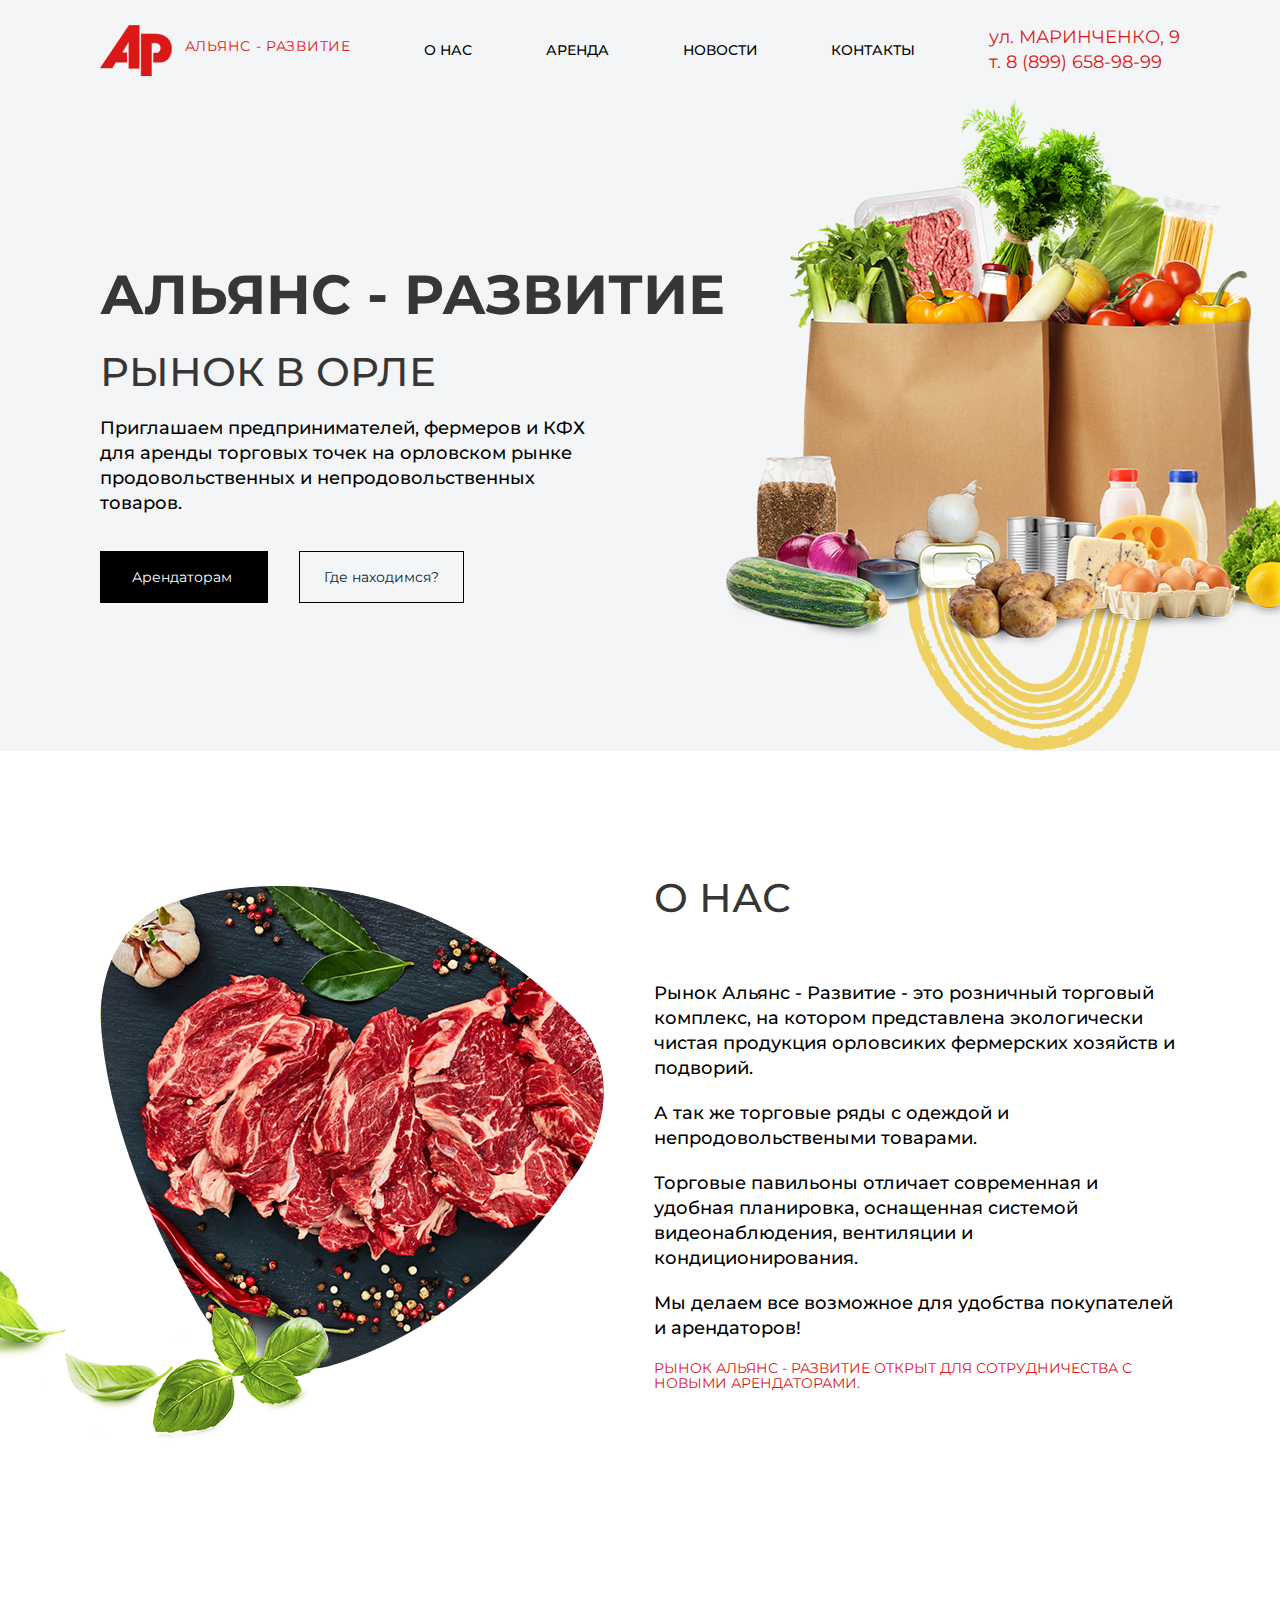
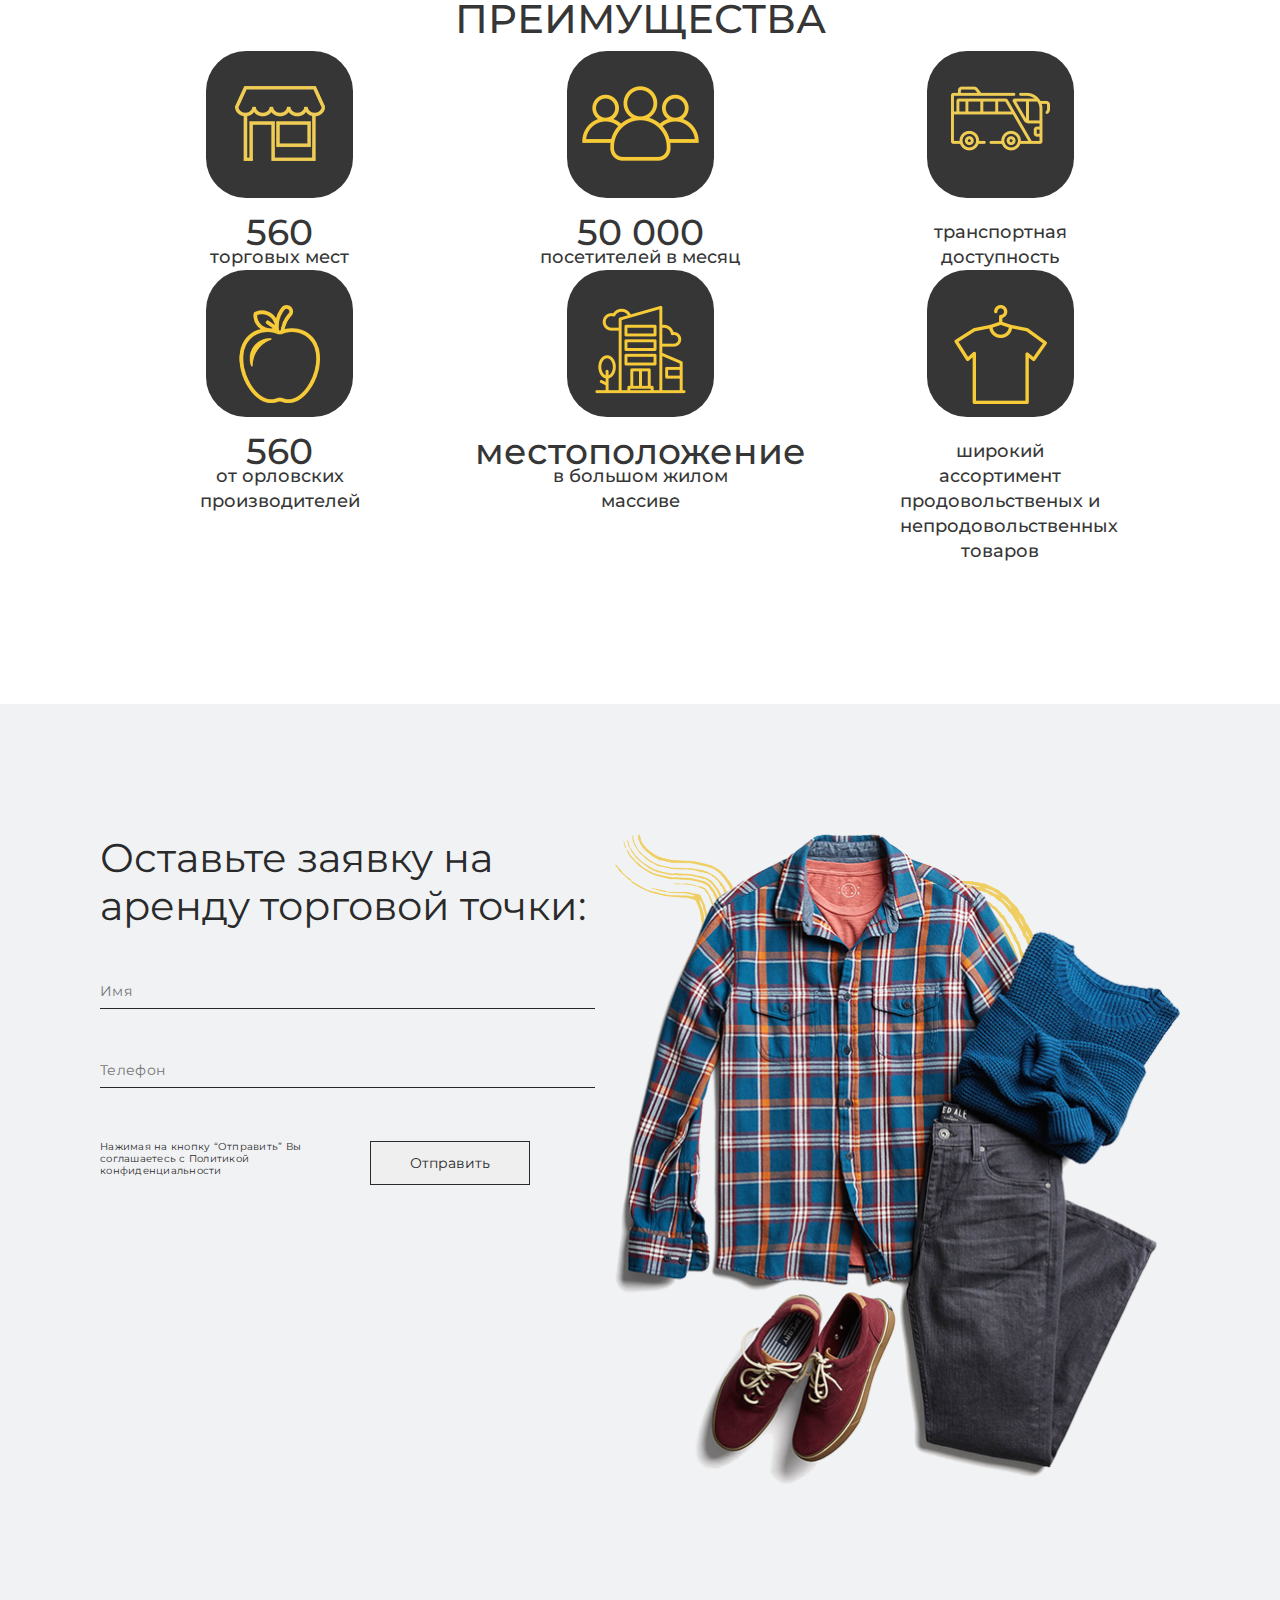
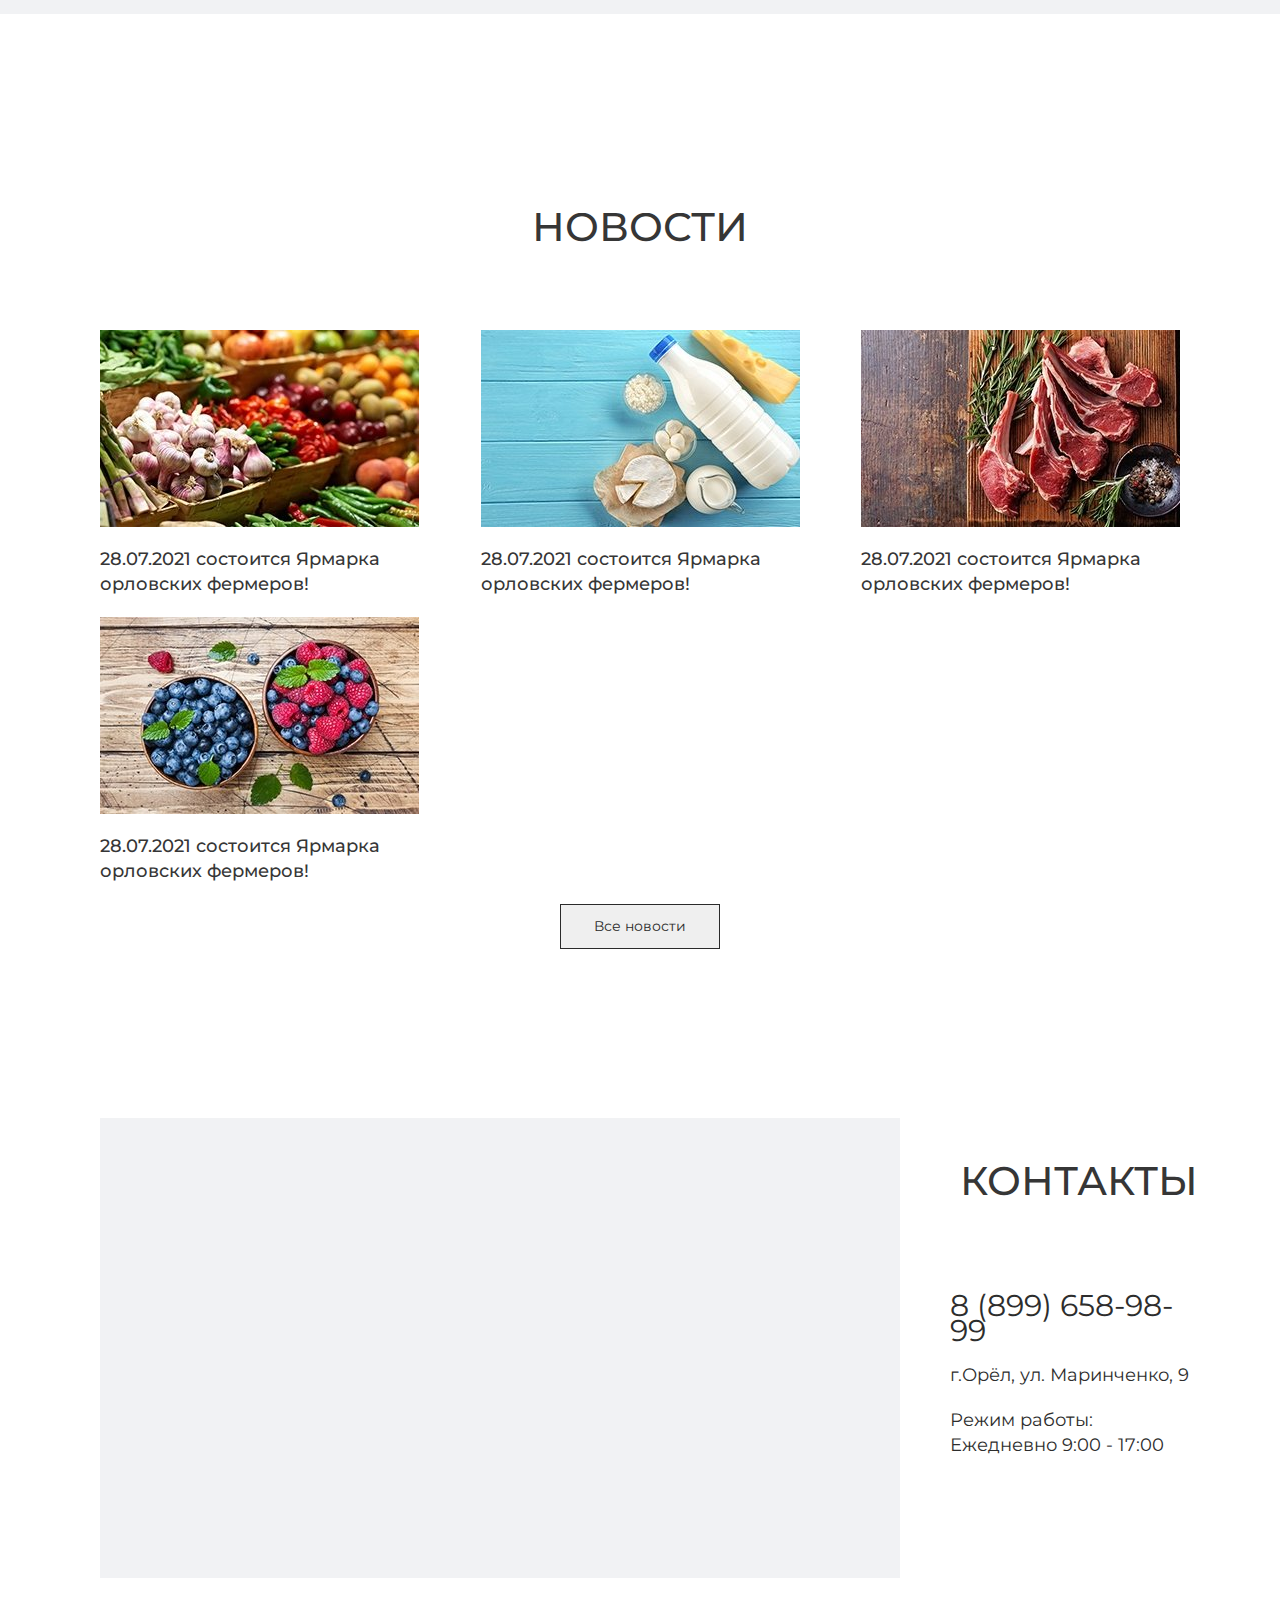
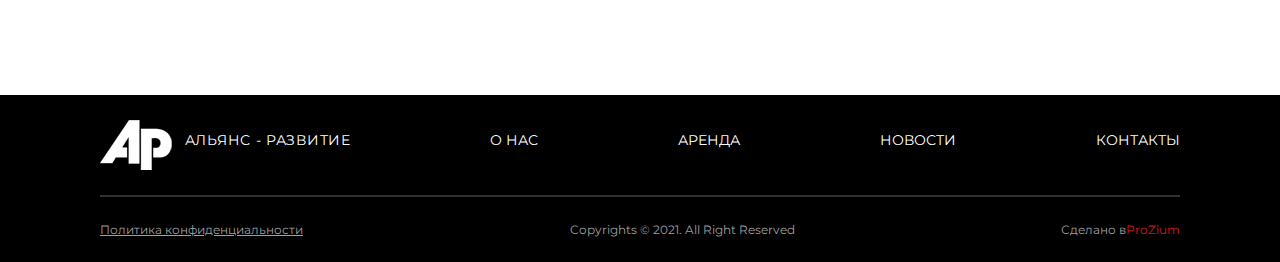
<file: index.html>
<!DOCTYPE html>
<html>
<head>
	<meta charset="utf-8">
	<title></title>
	<meta name="viewport" content="width=device-width, initial-scale=1">
	<link rel="preconnect" href="https://fonts.googleapis.com">
	<link rel="preconnect" href="https://fonts.gstatic.com" crossorigin>
	<link href="https://fonts.googleapis.com/css2?family=Montserrat:wght@500&display=swap" rel="stylesheet">
	<link rel="stylesheet" href="css/style.css">
</head>
<body>
	<div class="wrapper">
	<header class="header">
		<div class="container">
			<div class="header__row">
				<div class="header__body">
					<ul class="header-texts">
						<li class="title-text menu-text">
							<a href="#" class="link-text-first">
							Альянс - Развитие
						</a>
					</li>
					<li class="header-text menu-text">
							<a href="about/about.html" class="link-text">
							О НАС
						</a>
					</li>
					<li class="header-text menu-text">
							<a href="arend/arend.html" class="link-text">
							АРЕНДА
						</a>
					</li>
					<li class="header-text menu-text">
							<a href="#news" class="link-text">
							НОВОСТИ
						</a>
					</li>
					<li class="header-text menu-text">
							<a href="#contact" class="link-text">
							КОНТАКТЫ
						</a>
					</li>
					<li class="header-text-last menu-text">
							<p>ул. МАРИНЧЕНКО, 9</p>
							<p>т. 8 (899) 658-98-99</p>
					</li>
					</ul>
				</div>
			</div>
		</div>
		<div class="development">
			<div class="container">
			<div class="development__row">
				<div class="development__body">
					<div class="development__item">
						<div>
							<h1 class="development-title">
								<nobr>АЛЬЯНС - РАЗВИТИЕ</nobr>
						</h1>
							<h2 class="development-title-last">
							РЫНОК В ОРЛЕ
						</h2>
							<p class="development-text">
								Приглашаем предпринимателей, фермеров и КФХ для аренды торговых точек на орловском рынке продовольственных и непродовольственных товаров.
							</p>
							<a href="#" class="development-link-first development-link">
								Арендаторам
							</a>
							<a href="#" class="development-link-last development-link">
								Где находимся?
							</a>
						</div>
						</div>
					<div class="development__item development-image">
						<div class="development-image">
							<picture>
							<img src="img/header/product.png" class="development-image-first">
						<img src="img/header/vector.png" class="development-image-last">
						</picture>
						</div>
					</div>
				</div>
			</div>
		</div>
		</div>
	</header>
	<div class="about">
		<div class="container">
			<div class="about__row">
				<div class="about-mobile-title">О НАС</div>
				<div class="about__body">
					<div class="about-item">
						<div class="imgs">
						<picture>
						<img src="img/about/meet.png" alt="" class="about-img about-img-first">
						<img src="img/about/bizalik.png" alt="" class="about-img about-img-last">
						</picture>
					</div>
					</div>
					<div class="about-item about-item-text">
						<h1 class="about-title">
							О НАС
						</h1>
						<p class="about-text">
							Рынок Альянс - Развитие - это розничный торговый комплекс, на котором представлена экологически чистая продукция орловсиких фермерских хозяйств и подворий.
						</p>
						<p class="about-text">
							А так же торговые ряды с одеждой и непродовольствеными товарами.
						</p>
						<p class="about-text">
							Торговые павильоны отличает современная и удобная планировка, оснащенная системой видеонаблюдения, вентиляции и кондиционирования.
						</p>
						<p class="about-text">
							Мы делаем все возможное для удобства покупателей и арендаторов!
						</p>
						<a href="#" class="about-link">
							Рынок Альянс - Развитие открыт для сотрудничества с новыми арендаторами.
						</a>
					</div>
				</div>
			</div>
		</div>
	</div>
	<div class="advantage">
		<div class="container">
			<div class="advantage__row">
				<div class="advantage-title">ПРЕИМУЩЕСТВА</div>
				<div class="advantage__body">
					<div class="advantage-items">
						<div class="advantage-item">
							<div class="img">
								<img src="img/advantage/free_zone.png" alt="" class="imgs-item">
							</div>
							<h6 class="title-item">
							560
						</h6>
							<p class="text-item">
							торговых мест
						</p>
						</div>
						<div class="advantage-item">
							<div class="img">
							<img src="img/advantage/group.png" alt="" class="imgs-item">
							</div>
							<h6 class="title-item">
							50 000
						</h6>
							<p class="text-item">
							посетителей в месяц
						</p>
						</div>
						<div class="advantage-item">
							<div class="img">
							<img src="img/advantage/bus.png" alt="" class="imgs-item">
							</div>
							<p class="text-item">
							транспортная доступность
						</p>
						</div>
							<div class="advantage-item">
							<div class="img">
							<img src="img/advantage/apple.png" alt="" class="imgs-item">
							</div>
							<h6 class="title-item">
							560
						</h6>
							<p class="text-item">
							от орловских производителей
						</p>
						</div>
						<div class="advantage-item">
							<div class="img">
							<img src="img/advantage/office.png" alt="" class="imgs-item">
							</div>
							<h6 class="title-item">
							местоположение
						</h6>
							<p class="text-item text-item-center">
							в большом жилом массиве
						</p>
						</div>
						<div class="advantage-item">
							<div class="img">
							<img src="img/advantage/tshirt.png" alt="" class="imgs-item">
							</div>
							<p class="text-item">
							широкий ассортимент продовольственых и непродовольственных товаров
						</p>
						</div>
					</div>
				</div>
			</div>
		</div>
	</div>
	<div class="arend">
		<div class="container">
			<div class="arend__row">
				<div class="arend__body">
					<div class="arend-item">
						<div class="texts-arend">
							<h1 class="title-arend">
							Оставьте заявку на аренду торговой точки:
						</h1>
					<div class="input-arend">
						<input type="text" placeholder="Имя">
					</div>
					<div class="input-arend">
						<input type="number" placeholder="Телефон">
					</div>
					<div class="submits">
					<p class="politic submit">Нажимая на кнопку “Отправить” Вы соглашаетесь с Политикой конфиденциальности</p>
					<button class="button-arend submit">Отправить</button>
					</div>
						</div>
					</div>
					<div class="arend-item">
							<div class="imgs-arend">
							<img src="img/arend/vector.png" alt="" class="vector-background">
							<img src="img/arend/clothes.png" alt="" class="real-items">
						</div>
					</div>
				</div>
			</div>
		</div>
	</div>
	<div class="news" id="news">
		<div class="container">
			<div class="news__row">
				<div class="news-title">
					<h1>
						НОВОСТИ
					</h1>
				</div>
				<div class="news__body">
					<div class="news-item">
						<div class="news-img">
							<img src="img/news/first-news.jpg" class="news_img">
						</div>
						<p class="news-text">
							28.07.2021 состоится Ярмарка орловских фермеров!
						</p>
					</div>
					<div class="news-item">
						<div class="news-img">
							<img src="img/news/two-news.jpg" class="news_img">
						</div>
						<p class="news-text">
							28.07.2021 состоится Ярмарка орловских фермеров!
						</p>
					</div>
					<div class="news-item">
						<div class="news-img">
							<img src="img/news/three-news.jpg" class="news_img">
						</div>
						<p class="news-text">
							28.07.2021 состоится Ярмарка орловских фермеров!
						</p>
					</div>
					<div class="news-item">
						<div class="news-img">
							<img src="img/news/four-news.jpg" class="news_img">
						</div>
						<p class="news-text">
							28.07.2021 состоится Ярмарка орловских фермеров!
						</p>
					</div>
				</div>
				<div class="all-news">
				<button class="all-news-button">Все новости</button>
				</div>
			</div>
		</div>
	</div>
	<div class="contact" id="contact">
		<div class="container">
			<div class="contact__row">
				<div class="contact__body">
					<div class="contact-item">
						<div class="contact-map">
							<iframe src="https://www.google.com/maps/embed?pb=!1m18!1m12!1m3!1d150.04021381077519!2d36.14130420068982!3d53.008795649116045!2m3!1f0!2f0!3f0!3m2!1i1024!2i768!4f13.1!3m3!1m2!1s0x0%3A0x50d8b856b461312f!2z0YDQtdGB0YPRgNGBLdGA0LDQt9Cy0LjRgtC40LU!5e0!3m2!1sru!2sby!4v1629401016936!5m2!1sru!2sby" style="border:0;" allowfullscreen="" loading="lazy" class="map"></iframe>
						</div>
					</div>
					<div class="contact-item">
						<div class="contact-text">
						<h2 class="contact-title">
							КОНТАКТЫ
						</h2>
						<p class="contact-number">
							8 (899) 658-98-99
						</p>
						<p class="contact-place">
							г.Орёл, ул. Маринченко, 9
						</p>
						<p class="contact-place contact-place-link">
							<a href="https://www.google.com/maps/place/%D1%83%D0%BB.+%D0%9C%D0%B0%D1%80%D0%B8%D0%BD%D1%87%D0%B5%D0%BD%D0%BA%D0%BE,+9,+%D0%9E%D1%80%D1%91%D0%BB,+%D0%9E%D1%80%D0%BB%D0%BE%D0%B2%D1%81%D0%BA%D0%B0%D1%8F+%D0%BE%D0%B1%D0%BB.,+%D0%A0%D0%BE%D1%81%D1%81%D0%B8%D1%8F,+302025/@53.0081149,36.140635,17z/data=!4m2!3m1!1s0x413219d66cdb4791:0xfaac0808f6f398a1">
							г.Орёл, ул. Маринченко, 9
							</a>
						</p>
						<p class="contact-time">
							Режим работы: Ежедневно 9:00 - 17:00
						</p>
						</div>
					</div>
				</div>
			</div>
		</div>
	</div>
	<footer class="footer">
		<div class="container">
			<div class="footer__row">
				<div class="footer__body">
					<ul class="footer-texts">
						<li class="title-text menu-text">
							<a href="#" class="link-text-first">
							Альянс - Развитие
						</a>
					</li>
					<li class="footer-text menu-text">
							<a href="about/about.html" class="link-text">
							О НАС
						</a>
					</li>
					<li class="footer-text menu-text">
							<a href="arend/arend.html" class="link-text">
							АРЕНДА
						</a>
					</li>
					<li class="footer-text menu-text">
							<a href="#news" class="link-text">
							НОВОСТИ
						</a>
					</li>
					<li class="footer-text menu-text">
							<a href="#contact" class="link-text">
							КОНТАКТЫ
						</a>
					</li>
					</ul>
					<div class="line"></div>
					<div class="footer-bottom">
					<ul class="footer-bottom-text">
						<li class="footer-bottom-text"><a href="#" class="footer-politic">Политика конфиденциальности</a></li>
						<li class="footer-bottom-text">Copyrights © 2021. All Right Reserved</li>
						<li class="footer-bottom-text">Сделано в <span class="prozium">ProZium</span></li>
					</ul>
					</div>
				</div>
			</div>
		</div>
	</footer>
	</div>
</body>
</html>
</file>
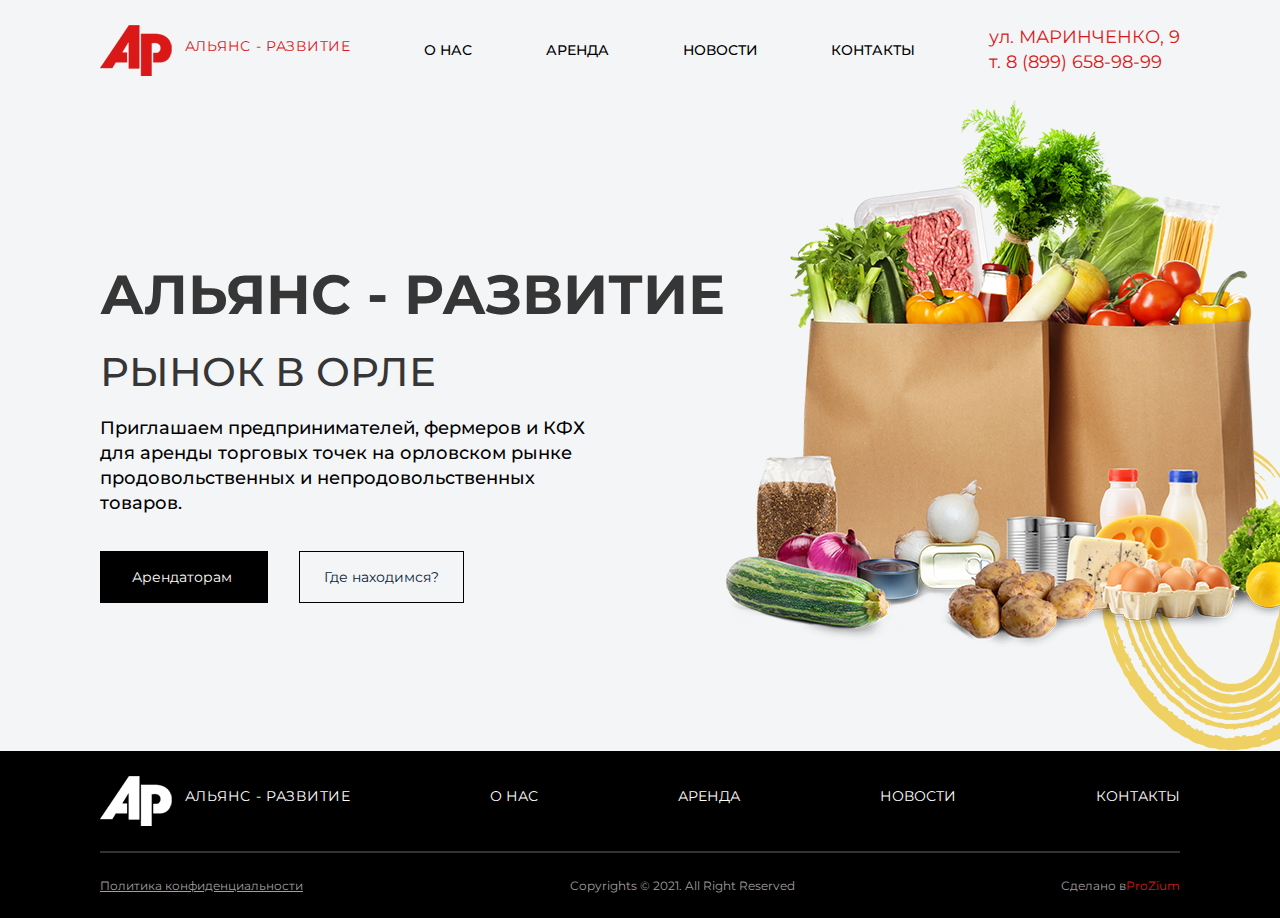
<file: site-menu/index.html>
<!DOCTYPE html>
<html>
<head>
	<meta charset="utf-8">
	<title></title>
	<meta name="viewport" content="width=device-width, initial-scale=1">
	<link rel="preconnect" href="https://fonts.googleapis.com">
	<link rel="preconnect" href="https://fonts.gstatic.com" crossorigin>
	<link href="https://fonts.googleapis.com/css2?family=Montserrat:wght@500&display=swap" rel="stylesheet">
	<link rel="stylesheet" href="css/style.css">
</head>
<body>
	<div class="wrapper">
	<header class="header">
		<div class="container">
			<div class="header__row">
				<div class="header__body">
					<ul class="header-texts">
						<li class="title-text menu-text">
							<a href="#" class="link-text-first">
							Альянс - Развитие
						</a>
					</li>
					<li class="header-text menu-text">
							<a href="#" class="link-text">
							О НАС
						</a>
					</li>
					<li class="header-text menu-text">
							<a href="#" class="link-text">
							АРЕНДА
						</a>
					</li>
					<li class="header-text menu-text">
							<a href="#news" class="link-text">
							НОВОСТИ
						</a>
					</li>
					<li class="header-text menu-text">
							<a href="#contact" class="link-text">
							КОНТАКТЫ
						</a>
					</li>
					<li class="header-text-last menu-text">
							<p>ул. МАРИНЧЕНКО, 9</p>
							<p>т. 8 (899) 658-98-99</p>
					</li>
					</ul>
				</div>
			</div>
		</div>
		<div class="development">
			<div class="container">
			<div class="development__row">
				<div class="development__body">
					<div class="development__item">
						<div>
							<h1 class="development-title">
								<nobr>АЛЬЯНС - РАЗВИТИЕ</nobr>
						</h1>
							<h2 class="development-title-last">
							РЫНОК В ОРЛЕ
						</h2>
							<p class="development-text">
								Приглашаем предпринимателей, фермеров и КФХ для аренды торговых точек на орловском рынке продовольственных и непродовольственных товаров.
							</p>
							<a href="#" class="development-link-first development-link">
								Арендаторам
							</a>
							<a href="#" class="development-link-last development-link">
								Где находимся?
							</a>
						</div>
						</div>
					<div class="development__item development-image">
						<div class="development-image">
							<picture>
							<img src="img/header/product.png" class="development-image-first">
						<img src="img/header/vector.png" class="development-image-last">
						</picture>
						</div>
					</div>
				</div>
			</div>
		</div>
		</div>
	</header>
	<footer class="footer">
		<div class="container">
			<div class="footer__row">
				<div class="footer__body">
					<ul class="footer-texts">
						<li class="title-text menu-text">
							<a href="#" class="link-text-first">
							Альянс - Развитие
						</a>
					</li>
					<li class="footer-text menu-text">
							<a href="#" class="link-text">
							О НАС
						</a>
					</li>
					<li class="footer-text menu-text">
							<a href="#" class="link-text">
							АРЕНДА
						</a>
					</li>
					<li class="footer-text menu-text">
							<a href="#" class="link-text">
							НОВОСТИ
						</a>
					</li>
					<li class="footer-text menu-text">
							<a href="#" class="link-text">
							КОНТАКТЫ
						</a>
					</li>
					</ul>
					<div class="line"></div>
					<div class="footer-bottom">
					<ul class="footer-bottom-text">
						<li class="footer-bottom-text"><a href="#" class="footer-politic">Политика конфиденциальности</a></li>
						<li class="footer-bottom-text">Copyrights © 2021. All Right Reserved</li>
						<li class="footer-bottom-text">Сделано в <span class="prozium">ProZium</span></li>
					</ul>
					</div>
				</div>
			</div>
		</div>
	</footer>
	</div>
</body>
</html>
</file>
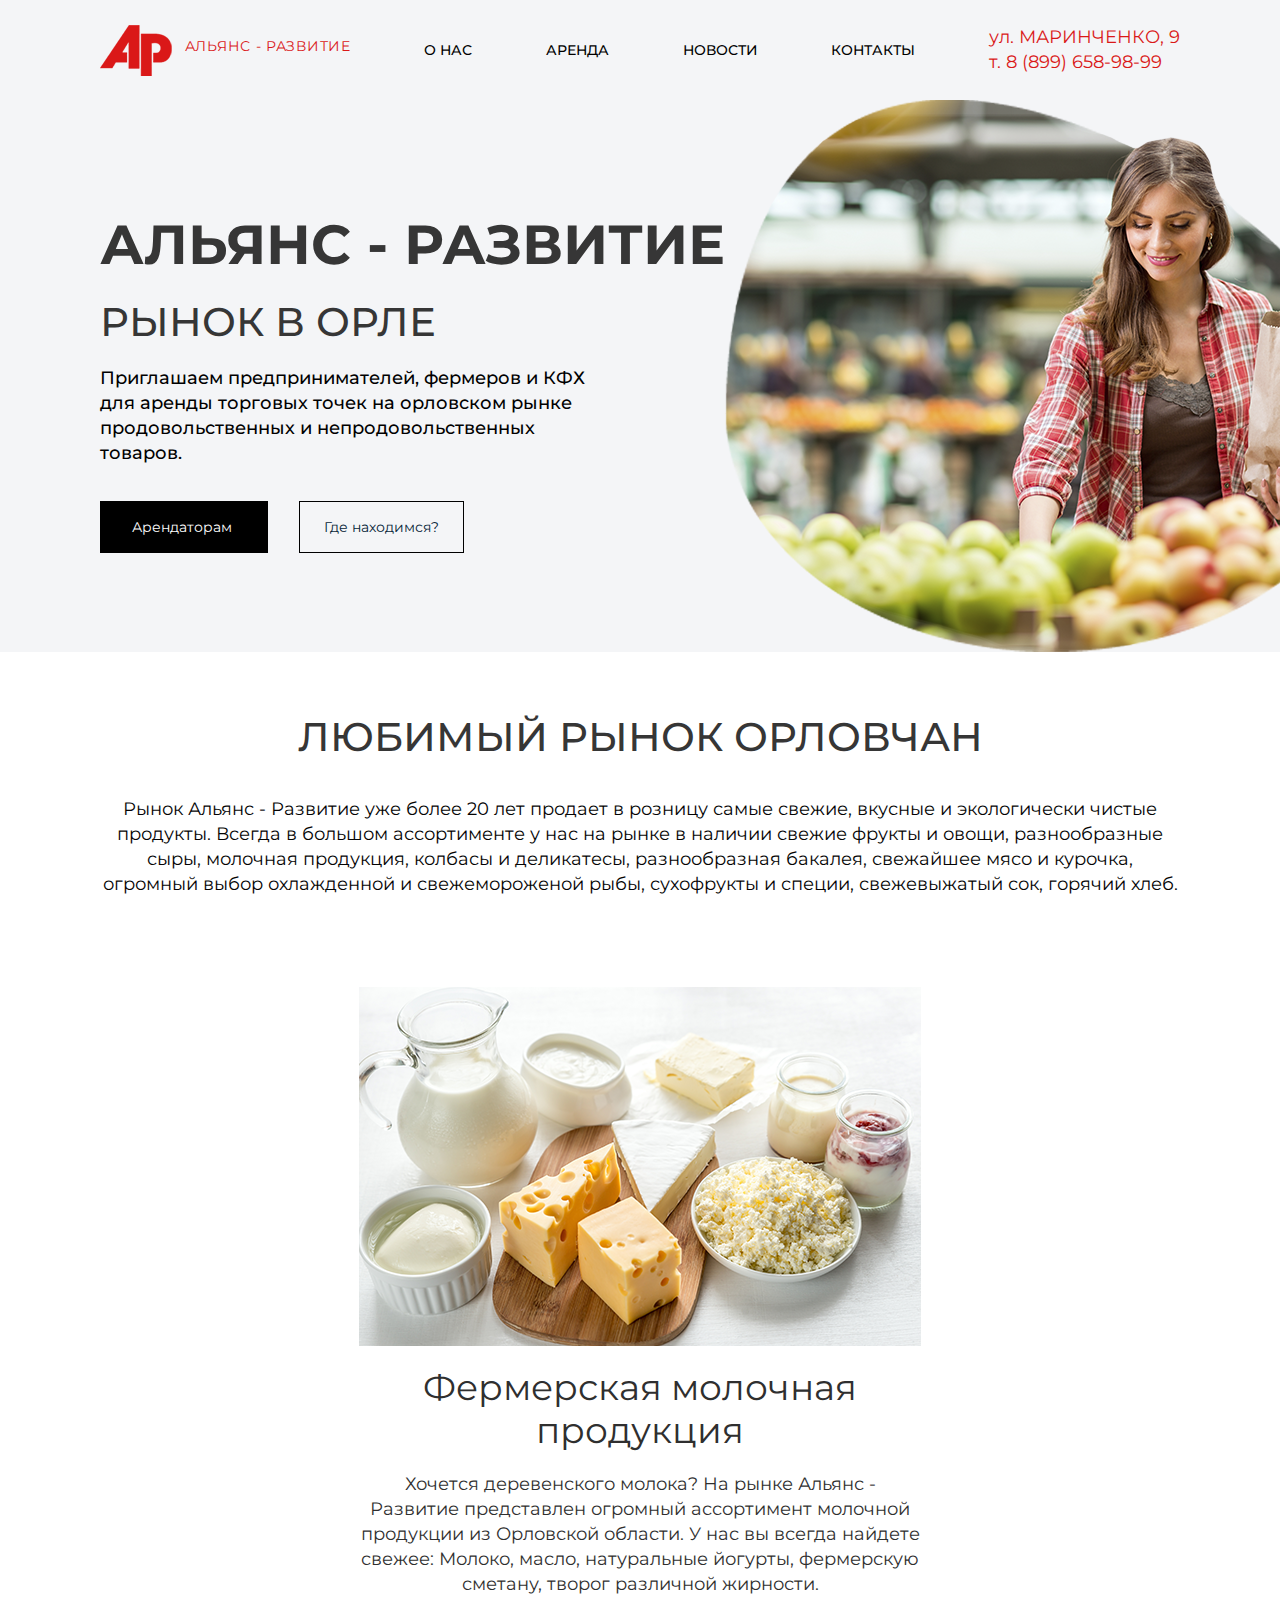
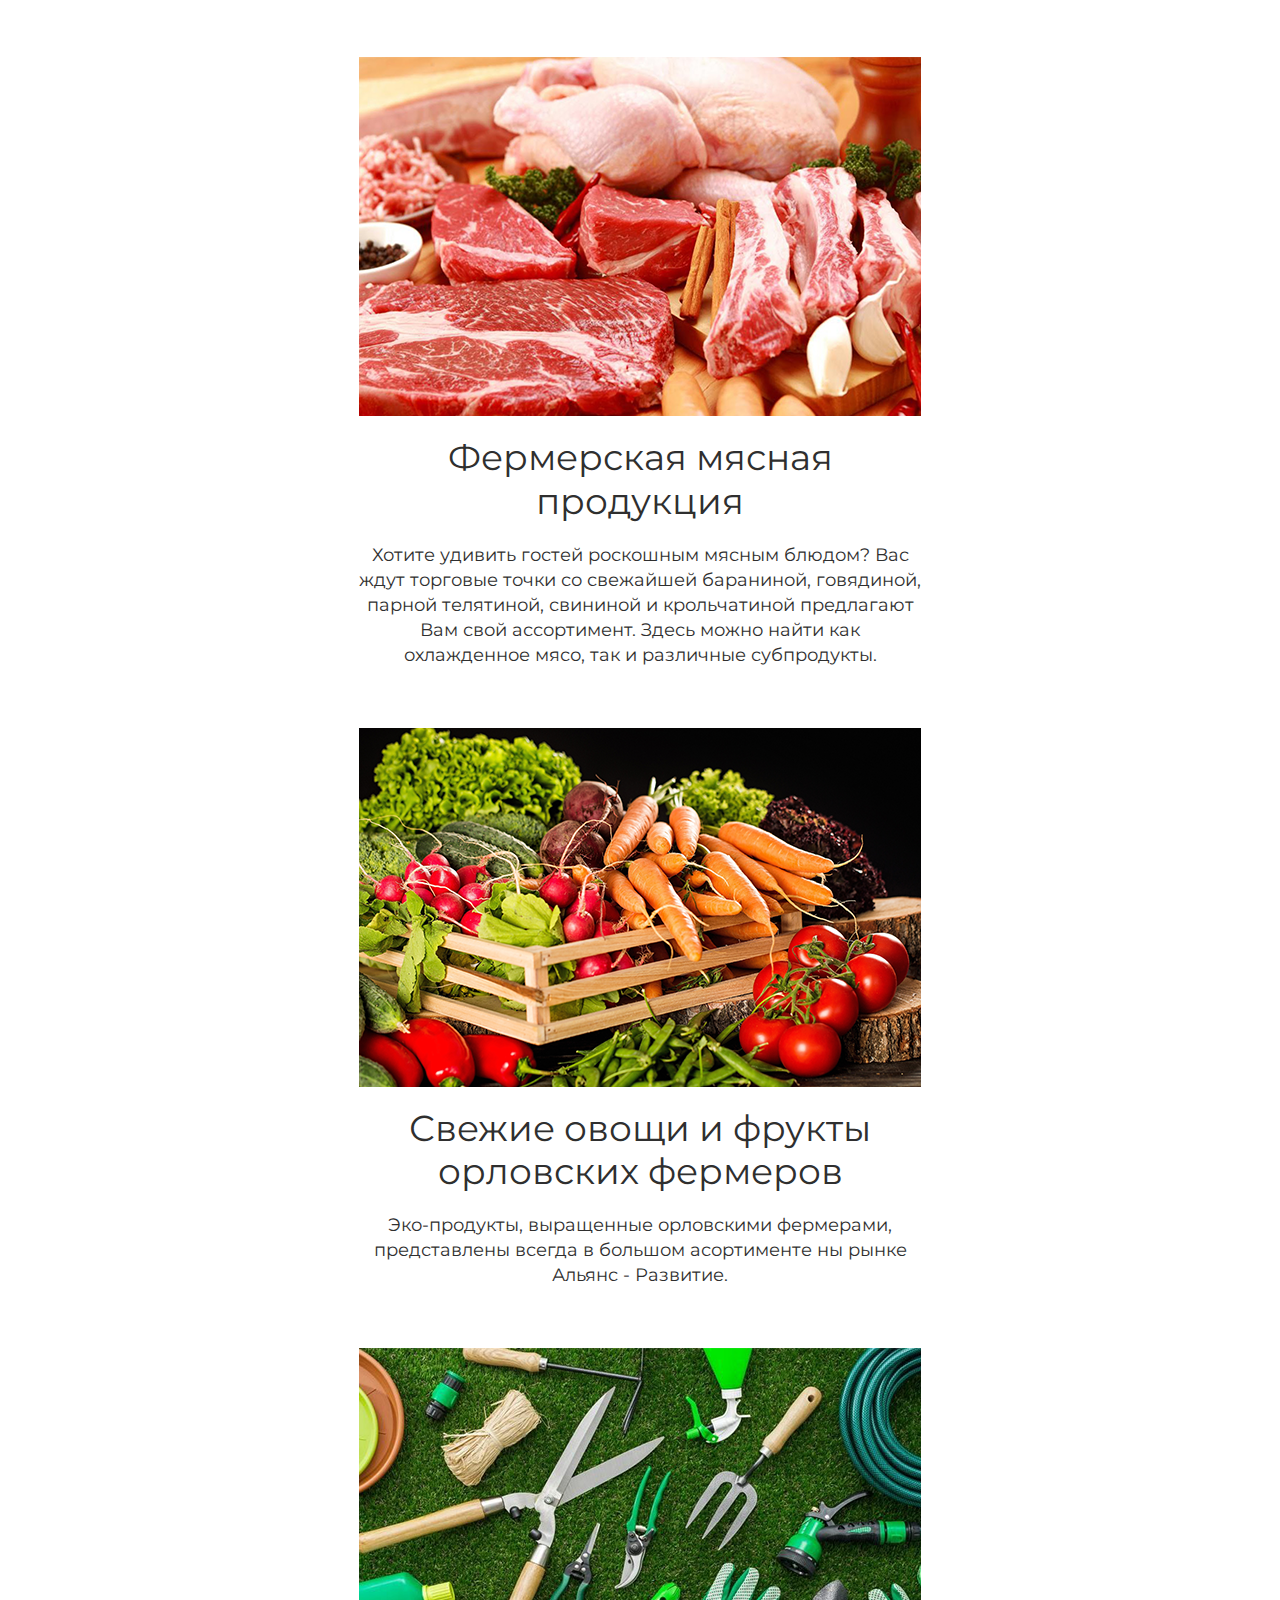
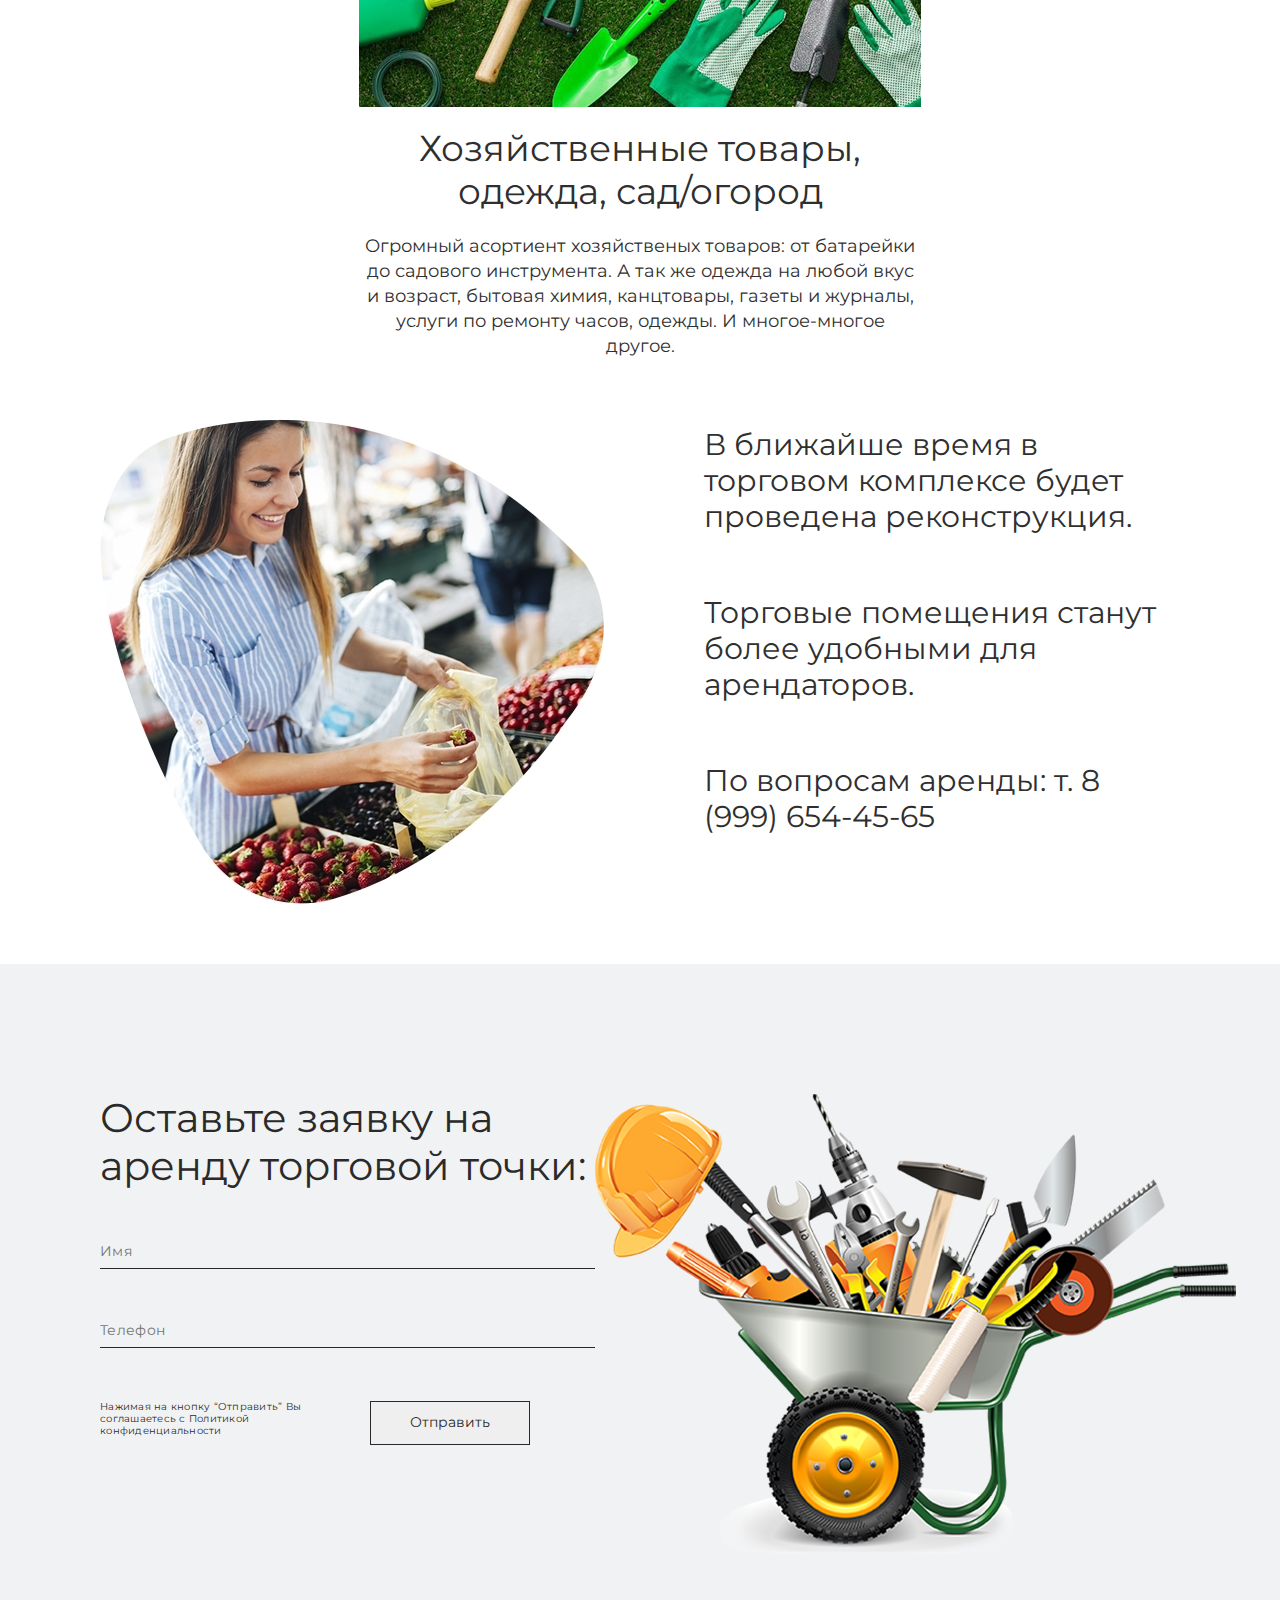
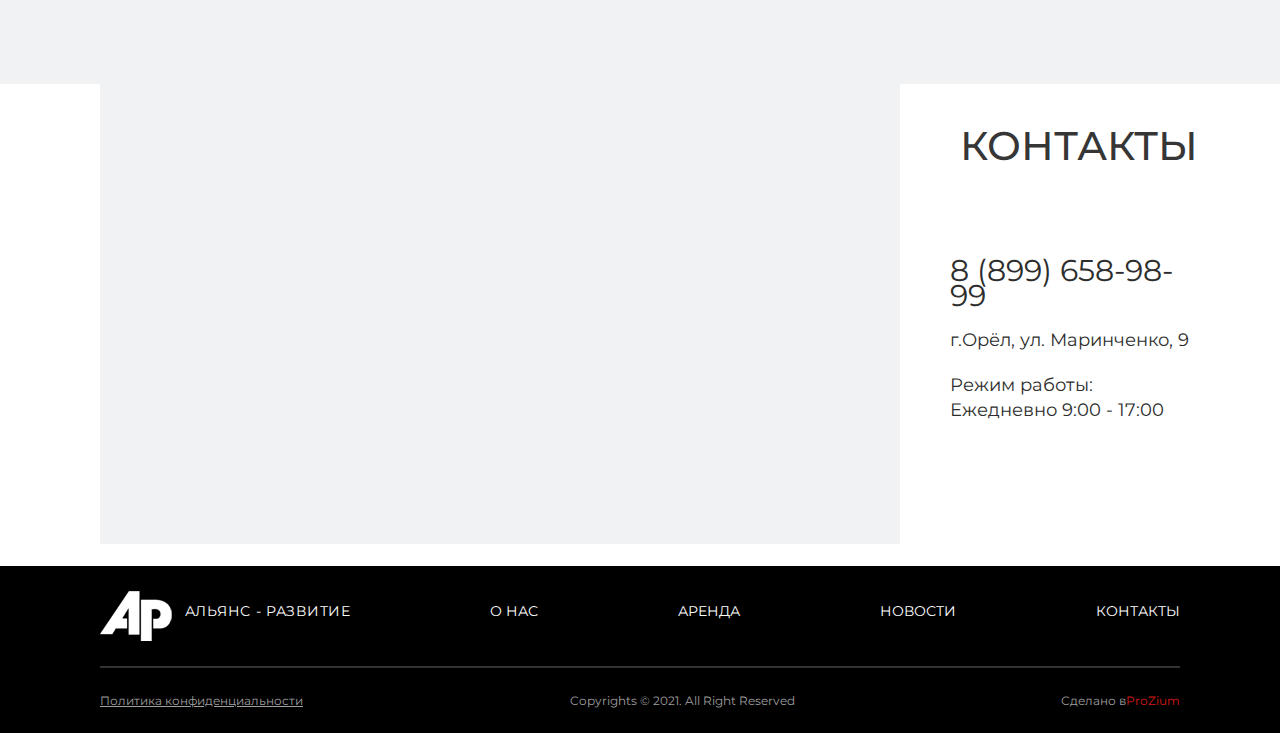
<file: about/about.html>
<!DOCTYPE html>
<html>
<head>
	<meta charset="utf-8">
	<title></title>
	<meta name="viewport" content="width=device-width, initial-scale=1">
	<link rel="preconnect" href="https://fonts.googleapis.com">
	<link rel="preconnect" href="https://fonts.gstatic.com" crossorigin>
	<link href="https://fonts.googleapis.com/css2?family=Montserrat:wght@500&display=swap" rel="stylesheet">
	<link rel="stylesheet" href="css/style.css">
</head>
<body>
	<div class="wrapper">
	<header class="header">
		<div class="container">
			<div class="header__row">
				<div class="header__body">
					<ul class="header-texts">
						<li class="title-text menu-text">
							<a href="../index.html" class="link-text-first">
							Альянс - Развитие
						</a>
					</li>
					<li class="header-text menu-text">
							<a href="#" class="link-text">
							О НАС
						</a>
					</li>
					<li class="header-text menu-text">
							<a href="../arend/arend.html" class="link-text">
							АРЕНДА
						</a>
					</li>
					<li class="header-text menu-text">
							<a href="#news" class="link-text">
							НОВОСТИ
						</a>
					</li>
					<li class="header-text menu-text">
							<a href="#contact" class="link-text">
							КОНТАКТЫ
						</a>
					</li>
					<li class="header-text-last menu-text">
							<p>ул. МАРИНЧЕНКО, 9</p>
							<p>т. 8 (899) 658-98-99</p>
					</li>
					</ul>
				</div>
			</div>
		</div>
		<div class="development">
			<div class="container">
			<div class="development__row">
				<div class="development__body">
					<div class="development__item">
						<div>
							<h1 class="development-title">
								<nobr>АЛЬЯНС - РАЗВИТИЕ</nobr>
						</h1>
							<h2 class="development-title-last">
							РЫНОК В ОРЛЕ
						</h2>
							<p class="development-text">
								Приглашаем предпринимателей, фермеров и КФХ для аренды торговых точек на орловском рынке продовольственных и непродовольственных товаров.
							</p>
							<a href="#" class="development-link-first development-link">
								Арендаторам
							</a>
							<a href="#" class="development-link-last development-link">
								Где находимся?
							</a>
						</div>
						</div>
					<div class="development__item development-image">
						<div class="development-image">
							<picture>
								<img src="img/header/header.png" class="development-image-first">
							</picture>
						</div>
					</div>
				</div>
			</div>
		</div>
		</div>
		</header>
		<div class="news" id="news">
			<div class="container">
				<div class="news__row">
					<div class="news-title">
						<h1 class="news-title-text">ЛЮБИМЫЙ РЫНОК ОРЛОВЧАН</h1>
						<p class="news-text">Рынок Альянс - Развитие уже более 20 лет продает в розницу самые свежие, вкусные и экологически чистые продукты. Всегда в большом ассортименте у нас на рынке в наличии свежие фрукты и овощи, разнообразные сыры, молочная продукция, колбасы и деликатесы, разнообразная бакалея, свежайшее мясо и курочка, огромный выбор охлажденной и свежемороженой рыбы, сухофрукты и специи, свежевыжатый сок, горячий хлеб.</p>
					</div>
					<div class="news__body">
						<div class="news-item">
							<div class="news-item-img">
								<picture>
								<img src="img/news/milk.png" alt="">
								</picture>
							</div>
							<div class="news-item-texts">
								<h1 class="news-item-title">Фермерская молочная продукция</h1>
								<p class="news-item-text">Хочется деревенского молока? На рынке Альянс - Развитие представлен огромный ассортимент молочной продукции из Орловской области. У нас вы всегда найдете свежее: Молоко, масло, натуральные йогурты, фермерскую сметану, творог различной жирности.</p>
							</div>
						</div>
						<div class="news-item">
							<div class="news-item-img">
								<picture>
								<img src="img/news/meat.png" alt="">
								</picture>
							</div>
							<div class="news-item-texts">
								<h1 class="news-item-title">Фермерская мясная продукция</h1>
								<p class="news-item-text">Хотите удивить гостей роскошным мясным блюдом? Вас ждут торговые точки со свежайшей бараниной, говядиной, парной телятиной, свининой и крольчатиной предлагают Вам свой ассортимент. Здесь можно найти как охлажденное мясо, так и различные субпродукты.</p>
							</div>
						</div>
						<div class="news-item">
							<div class="news-item-img">
								<picture>
								<img src="img/news/vegetables.png" alt="">
								</picture>
							</div>
							<div class="news-item-texts">
								<h1 class="news-item-title">Свежие овощи и фрукты орловских фермеров</h1>
								<p class="news-item-text">Эко-продукты, выращенные орловскими фермерами, представлены всегда в большом асортименте ны рынке Альянс - Развитие.</p>
							</div>
						</div>
						<div class="news-item">
							<div class="news-item-img">
								<picture>
								<img src="img/news/real-items.png" alt="">
								</picture>
							</div>
							<div class="news-item-texts">
								<h1 class="news-item-title">Хозяйственные товары, одежда, сад/огород</h1>
								<p class="news-item-text">Огромный асортиент хозяйственых товаров: от батарейки до садового инструмента. А так же одежда на любой вкус и возраст, бытовая химия, канцтовары, газеты и журналы, услуги по ремонту часов, одежды. И многое-многое другое.</p>
							</div>
						</div>
					</div>
					<div class="news-wait">
						<div class="news-wait-img">
							<picture>
								<img src="img/news/wtf.jpg" alt="">
							</picture>
						</div>
						<div class="news-wait-texts">
							<p class="news-wait-text">В ближайше время в торговом комплексе будет проведена реконструкция.</p>
							<p class="news-wait-text">Торговые помещения станут более удобными для арендаторов.</p>
							<p class="news-wait-text">По вопросам аренды: т. 8 (999) 654-45-65</p>
						</div>
					</div>
				</div>
			</div>
		</div>
		<div class="arend">
		<div class="container">
			<div class="arend__row">
				<div class="arend__body">
					<div class="arend-item">
						<div class="texts-arend">
							<h1 class="title-arend">
							Оставьте заявку на аренду торговой точки:
						</h1>
					<div class="input-arend">
						<input type="text" placeholder="Имя">
					</div>
					<div class="input-arend">
						<input type="number" placeholder="Телефон">
					</div>
					<div class="submits">
					<p class="politic submit">Нажимая на кнопку “Отправить” Вы соглашаетесь с Политикой конфиденциальности</p>
					<button class="button-arend submit">Отправить</button>
					</div>
						</div>
					</div>
					<div class="arend-item">
							<div class="imgs-arend">
							<img src="img/arend/real_items.png" alt="" class="real-items">
						</div>
					</div>
				</div>
			</div>
		</div>
	</div>
	<div class="contact" id="contact">
		<div class="container">
			<div class="contact__row">
				<div class="contact__body">
					<div class="contact-item">
						<div class="contact-map">
							<iframe src="https://www.google.com/maps/embed?pb=!1m18!1m12!1m3!1d150.04021381077519!2d36.14130420068982!3d53.008795649116045!2m3!1f0!2f0!3f0!3m2!1i1024!2i768!4f13.1!3m3!1m2!1s0x0%3A0x50d8b856b461312f!2z0YDQtdGB0YPRgNGBLdGA0LDQt9Cy0LjRgtC40LU!5e0!3m2!1sru!2sby!4v1629401016936!5m2!1sru!2sby" style="border:0;" allowfullscreen="" loading="lazy" class="map"></iframe>
						</div>
					</div>
					<div class="contact-item">
						<div class="contact-text">
						<h2 class="contact-title">
							КОНТАКТЫ
						</h2>
						<p class="contact-number">
							8 (899) 658-98-99
						</p>
						<p class="contact-place">
							г.Орёл, ул. Маринченко, 9
						</p>
						<p class="contact-place contact-place-link">
							<a href="https://www.google.com/maps/place/%D1%83%D0%BB.+%D0%9C%D0%B0%D1%80%D0%B8%D0%BD%D1%87%D0%B5%D0%BD%D0%BA%D0%BE,+9,+%D0%9E%D1%80%D1%91%D0%BB,+%D0%9E%D1%80%D0%BB%D0%BE%D0%B2%D1%81%D0%BA%D0%B0%D1%8F+%D0%BE%D0%B1%D0%BB.,+%D0%A0%D0%BE%D1%81%D1%81%D0%B8%D1%8F,+302025/@53.0081149,36.140635,17z/data=!4m2!3m1!1s0x413219d66cdb4791:0xfaac0808f6f398a1">
							г.Орёл, ул. Маринченко, 9
							</a>
						</p>
						<p class="contact-time">
							Режим работы: Ежедневно 9:00 - 17:00
						</p>
						</div>
					</div>
				</div>
			</div>
		</div>
	</div>
	<footer class="footer">
		<div class="container">
			<div class="footer__row">
				<div class="footer__body">
					<ul class="footer-texts">
						<li class="title-text menu-text">
							<a href="../index.html" class="link-text-first">
							Альянс - Развитие
						</a>
					</li>
					<li class="footer-text menu-text">
							<a href="#" class="link-text">
							О НАС
						</a>
					</li>
					<li class="footer-text menu-text">
							<a href="../arend/arend.html" class="link-text">
							АРЕНДА
						</a>
					</li>
					<li class="footer-text menu-text">
							<a href="#news" class="link-text">
							НОВОСТИ
						</a>
					</li>
					<li class="footer-text menu-text">
							<a href="#contact" class="link-text">
							КОНТАКТЫ
						</a>
					</li>
					</ul>
					<div class="line"></div>
					<div class="footer-bottom">
					<ul class="footer-bottom-text">
						<li class="footer-bottom-text"><a href="#" class="footer-politic">Политика конфиденциальности</a></li>
						<li class="footer-bottom-text">Copyrights © 2021. All Right Reserved</li>
						<li class="footer-bottom-text">Сделано в <span class="prozium">ProZium</span></li>
					</ul>
					</div>
				</div>
			</div>
		</div>
	</footer>
	</div>
</body>
</html>
</file>
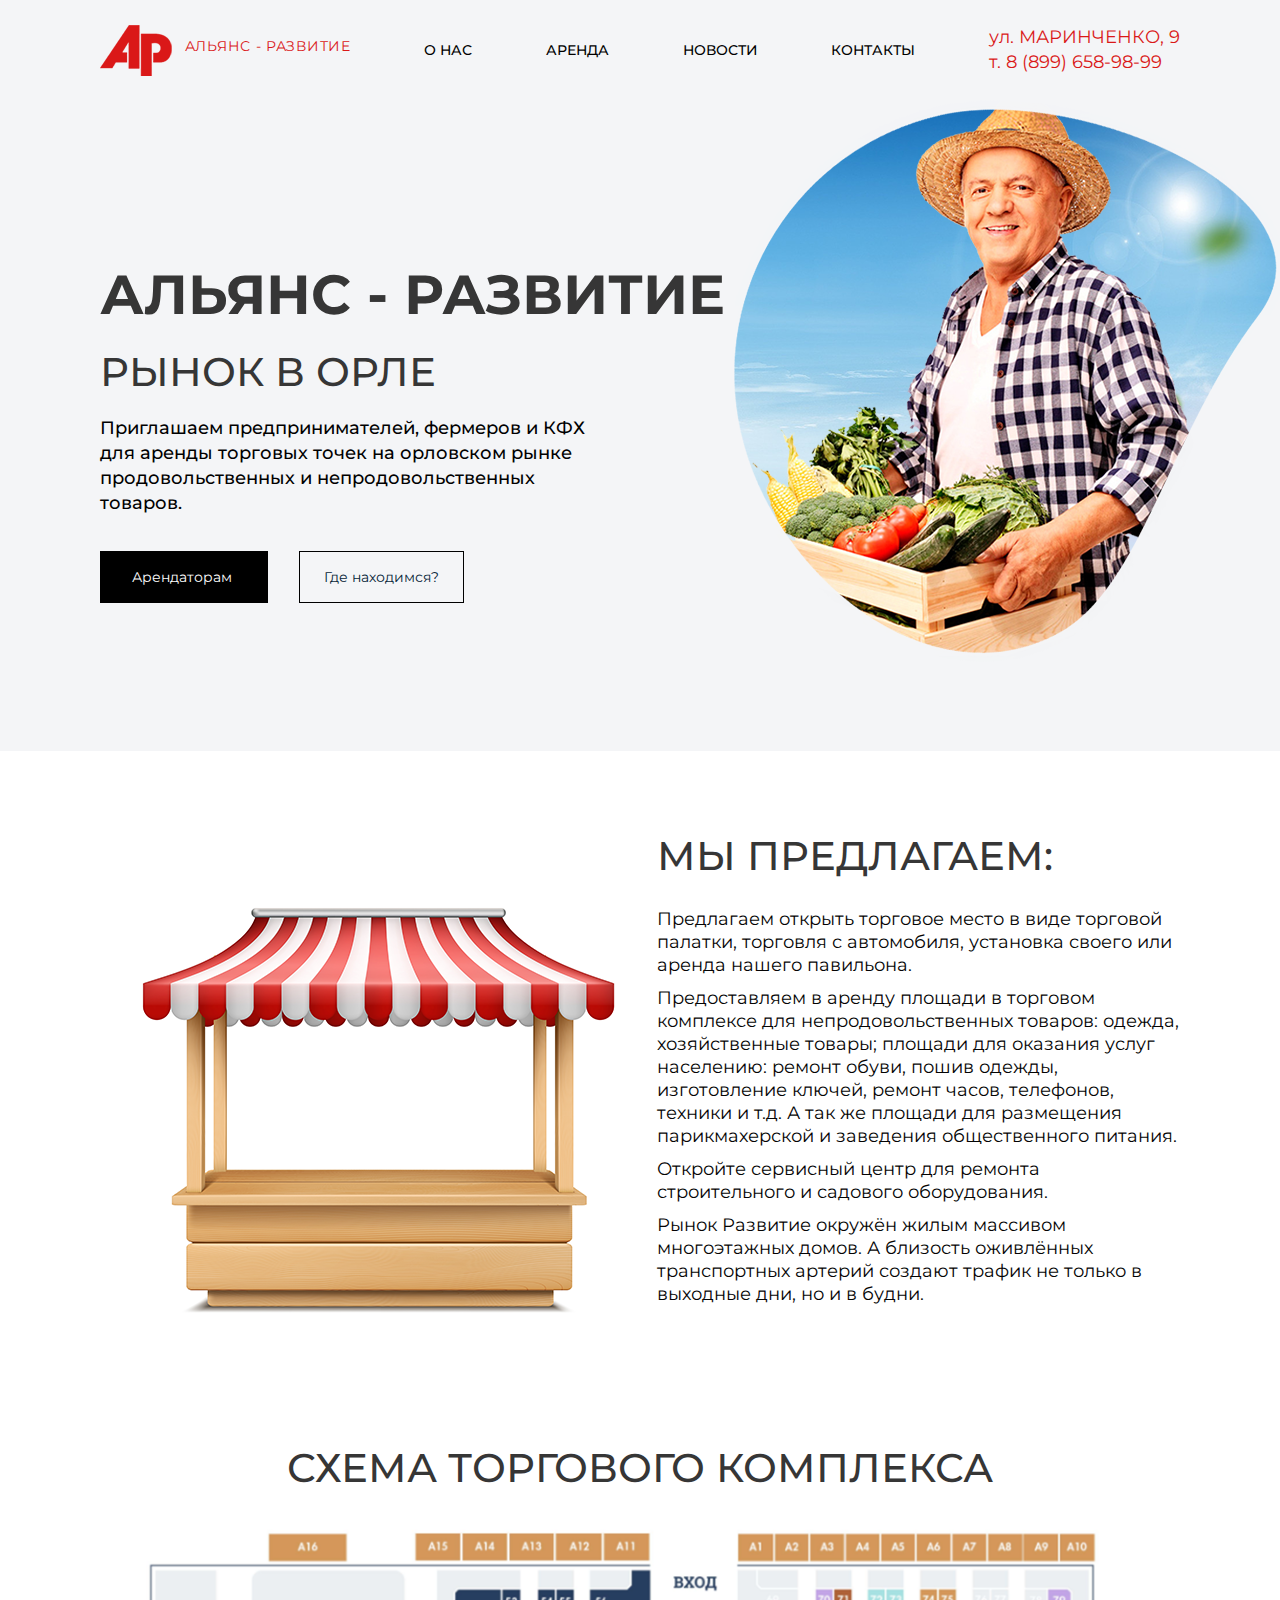
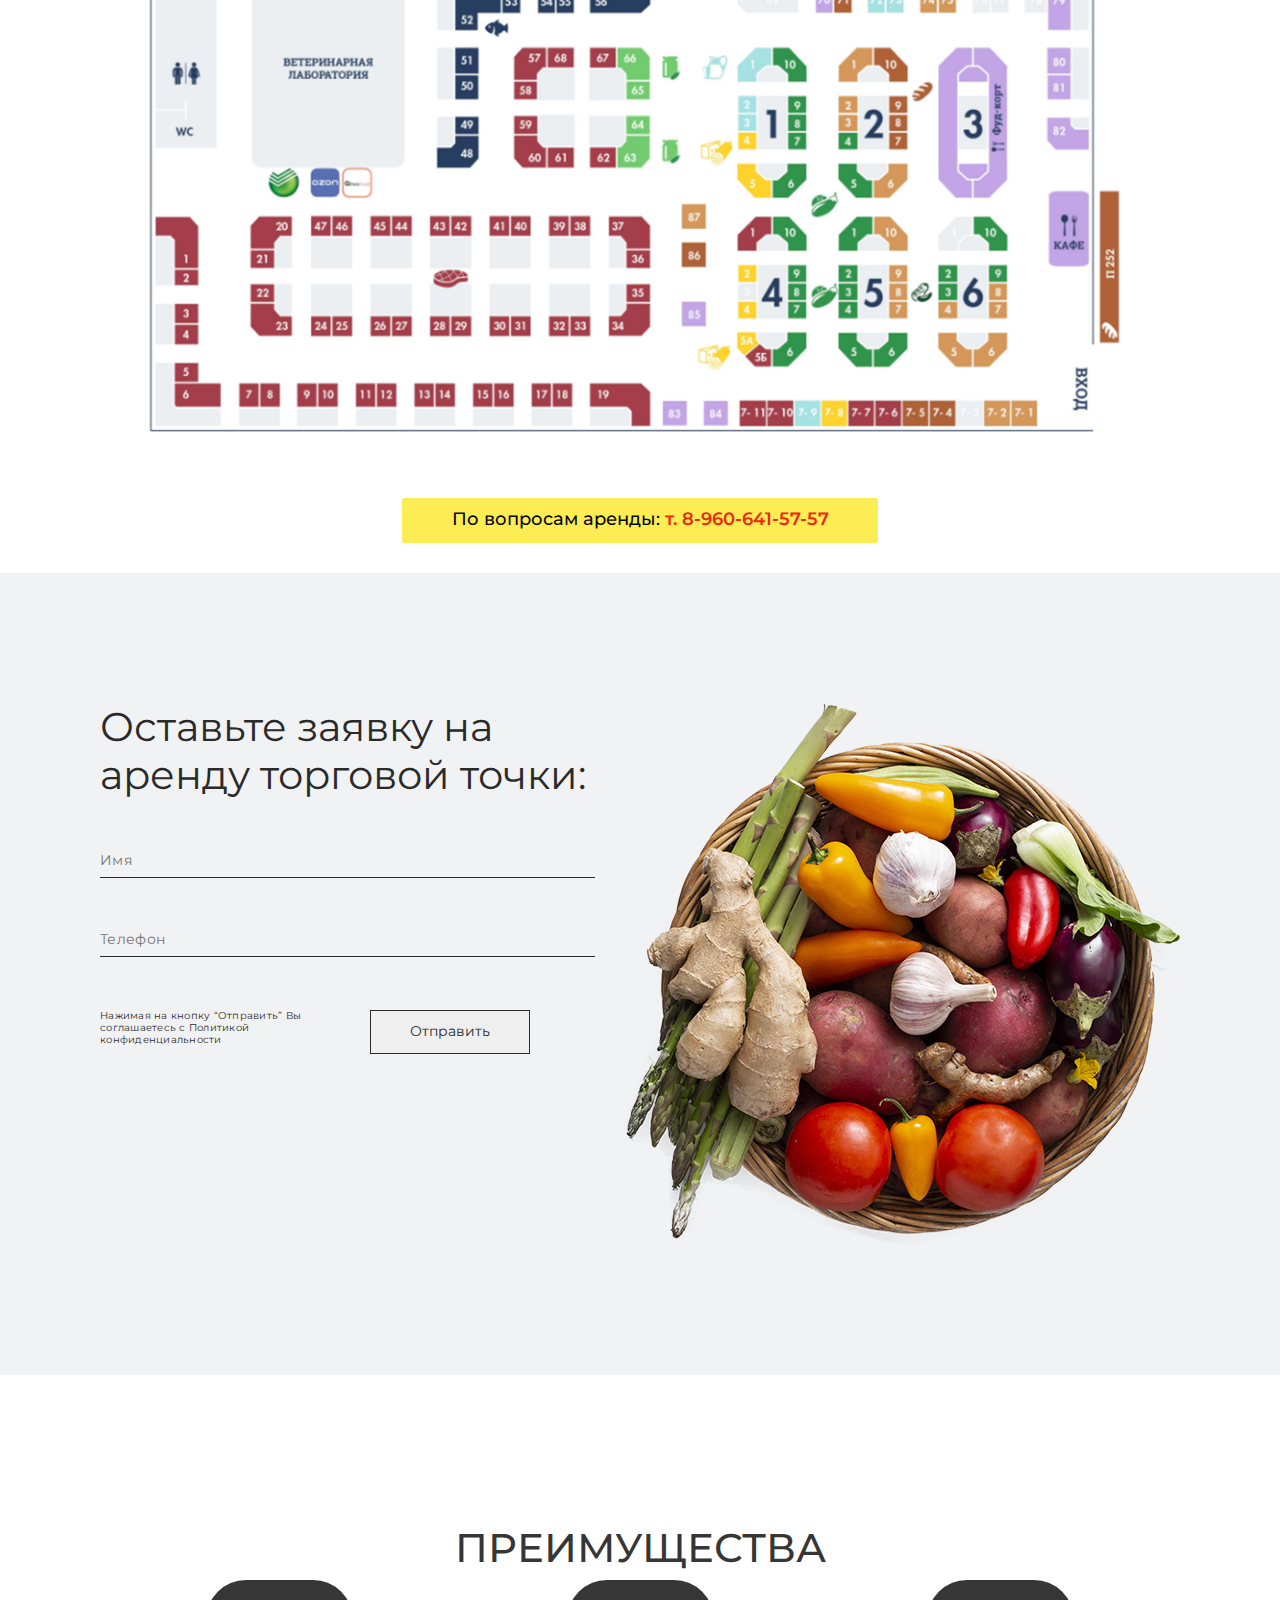
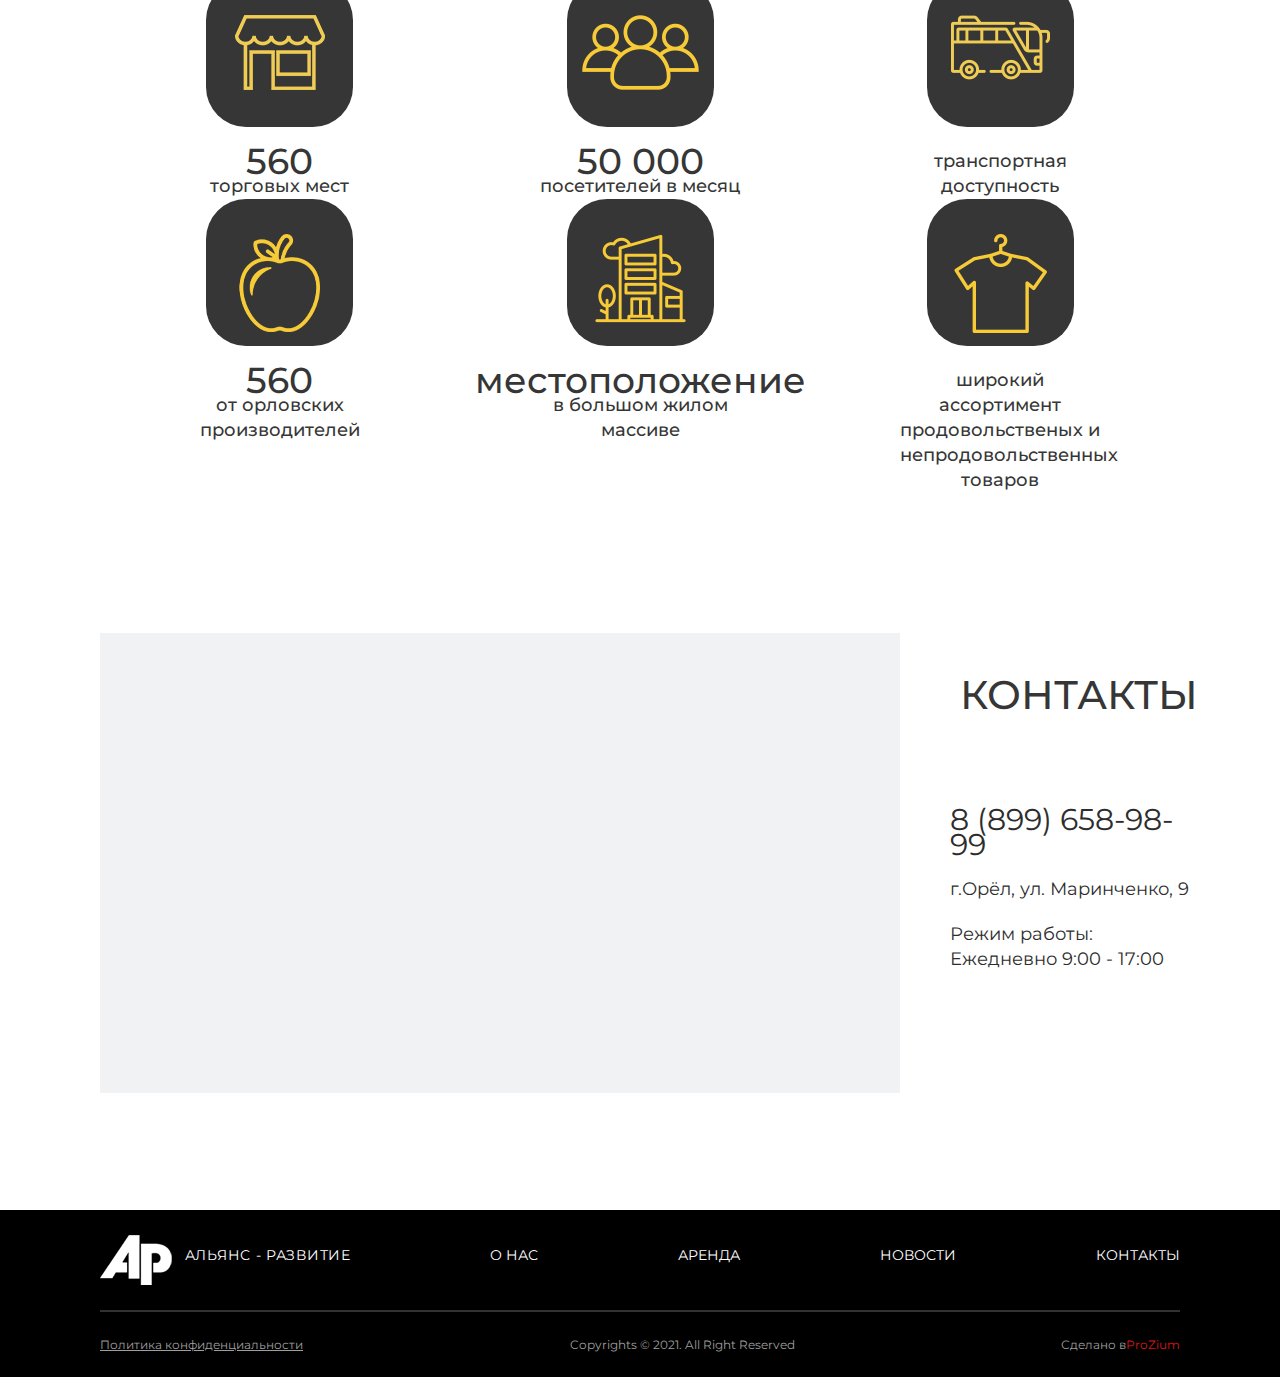
<file: arend/arend.html>
<!DOCTYPE html>
<html>
<head>
	<meta charset="utf-8">
	<title></title>
	<meta name="viewport" content="width=device-width, initial-scale=1">
	<link rel="preconnect" href="https://fonts.googleapis.com">
	<link rel="preconnect" href="https://fonts.gstatic.com" crossorigin>
	<link href="https://fonts.googleapis.com/css2?family=Montserrat:wght@500&display=swap" rel="stylesheet">
	<link rel="stylesheet" href="css/style.css">
</head>
<body>
	<div class="wrapper">
	<header class="header">
		<div class="container">
			<div class="header__row">
				<div class="header__body">
					<ul class="header-texts">
						<li class="title-text menu-text">
							<a href="../index.html" class="link-text-first">
							Альянс - Развитие
						</a>
					</li>
					<li class="header-text menu-text">
							<a href="../about/about.html" class="link-text">
							О НАС
						</a>
					</li>
					<li class="header-text menu-text">
							<a href="#" class="link-text">
							АРЕНДА
						</a>
					</li>
					<li class="header-text menu-text">
							<a href="#news" class="link-text">
							НОВОСТИ
						</a>
					</li>
					<li class="header-text menu-text">
							<a href="#contact" class="link-text">
							КОНТАКТЫ
						</a>
					</li>
					<li class="header-text-last menu-text">
							<p>ул. МАРИНЧЕНКО, 9</p>
							<p>т. 8 (899) 658-98-99</p>
					</li>
					</ul>
				</div>
			</div>
		</div>
		<div class="development">
			<div class="container">
			<div class="development__row">
				<div class="development__body">
					<div class="development__item">
						<div>
							<h1 class="development-title">
								<nobr>АЛЬЯНС - РАЗВИТИЕ</nobr>
						</h1>
							<h2 class="development-title-last">
							РЫНОК В ОРЛЕ
						</h2>
							<p class="development-text">
								Приглашаем предпринимателей, фермеров и КФХ для аренды торговых точек на орловском рынке продовольственных и непродовольственных товаров.
							</p>
							<a href="#" class="development-link-first development-link">
								Арендаторам
							</a>
							<a href="#" class="development-link-last development-link">
								Где находимся?
							</a>
						</div>
						</div>
					<div class="development__item development-image">
						<div class="development-image">
							<picture>
							<img src="img/header/product.png" class="development-image-first">
						</picture>
						</div>
					</div>
				</div>
			</div>
		</div>
		</div>
	</header>
	<div class="offer">
		<div class="container">
			<div class="offer__row">
				<div class="offer__body">
					<div class="offer-item">
						<div>
						<picture>
							<img src="img/offer/shop.png" class="offer-shop">
						</picture>
						</div>
					</div>
					<div class="offer-item offer-item-text">
						<div>
						<h1 class="title-offer">МЫ ПРЕДЛАГАЕМ:</h1>
						<p class="text-offer">Предлагаем открыть торговое место в виде торговой палатки, торговля с автомобиля, установка своего или аренда нашего павильона.</p>
						<p class="text-offer">Предоставляем в аренду площади в торговом комплексе для непродовольственных товаров: одежда, хозяйственные товары; площади для оказания услуг населению: ремонт обуви, пошив одежды, изготовление ключей, ремонт часов, телефонов, техники и т.д. А так же площади для размещения парикмахерской и заведения общественного питания.</p>
						<p class="text-offer">Откройте сервисный центр для ремонта строительного и садового оборудования.</p>
						<p class="text-offer">Рынок Развитие окружён жилым массивом многоэтажных домов. А близость оживлённых транспортных артерий создают трафик не только в выходные дни, но и в будни.</p>
					</div>
					</div>
				</div>
			</div>
		</div>
	</div>
	<div class="place">
		<div class="container">
			<div class="place__row">
				<div class="place__body">
					<div class="place-title">
						<h1>СХЕМА ТОРГОВОГО КОМПЛЕКСА</h1>
					</div>
					<div class="place-scheme">
						<picture>
							<img src="img/place/place.png" class="scheme">
						</picture>
					</div>
					<div class="place-number">
						<p class="place-number-text">По вопросам аренды: <a class="number-button" href="tel:+89606415757">т. 8-960-641-57-57</a></p>
					</div>
				</div>
			</div>
		</div>
	</div>
	<div class="arend">
		<div class="container">
			<div class="arend__row">
				<div class="arend__body">
					<div class="arend-item">
						<div class="texts-arend">
							<h1 class="title-arend">
							Оставьте заявку на аренду торговой точки:
						</h1>
					<div class="input-arend">
						<input type="text" placeholder="Имя">
					</div>
					<div class="input-arend">
						<input type="number" placeholder="Телефон">
					</div>
					<div class="submits">
					<p class="politic submit">Нажимая на кнопку “Отправить” Вы соглашаетесь с Политикой конфиденциальности</p>
					<button class="button-arend submit">Отправить</button>
					</div>
						</div>
					</div>
					<div class="arend-item">
							<div class="imgs-arend">
							<img src="img/arend/vector-background.png" alt="" class="vector-background">
							<img src="img/arend/real-items.png" alt="" class="real-items">
						</div>
					</div>
				</div>
			</div>
		</div>
	</div>
	<div class="advantage">
		<div class="container">
			<div class="advantage__row">
				<div class="advantage-title">ПРЕИМУЩЕСТВА</div>
				<div class="advantage__body">
					<div class="advantage-items">
						<div class="advantage-item">
							<div class="img">
								<img src="img/advantage/free_zone.png" alt="" class="imgs-item">
							</div>
							<h6 class="title-item">
							560
						</h6>
							<p class="text-item">
							торговых мест
						</p>
						</div>
						<div class="advantage-item">
							<div class="img">
							<img src="img/advantage/group.png" alt="" class="imgs-item">
							</div>
							<h6 class="title-item">
							50 000
						</h6>
							<p class="text-item">
							посетителей в месяц
						</p>
						</div>
						<div class="advantage-item">
							<div class="img">
							<img src="img/advantage/bus.png" alt="" class="imgs-item">
							</div>
							<p class="text-item">
							транспортная доступность
						</p>
						</div>
							<div class="advantage-item">
							<div class="img">
							<img src="img/advantage/apple.png" alt="" class="imgs-item">
							</div>
							<h6 class="title-item">
							560
						</h6>
							<p class="text-item">
							от орловских производителей
						</p>
						</div>
						<div class="advantage-item">
							<div class="img">
							<img src="img/advantage/office.png" alt="" class="imgs-item">
							</div>
							<h6 class="title-item">
							местоположение
						</h6>
							<p class="text-item text-item-center">
							в большом жилом массиве
						</p>
						</div>
						<div class="advantage-item">
							<div class="img">
							<img src="img/advantage/tshirt.png" alt="" class="imgs-item">
							</div>
							<p class="text-item">
							широкий ассортимент продовольственых и непродовольственных товаров
						</p>
						</div>
					</div>
				</div>
			</div>
		</div>
	</div>
	<div class="contact" id="contact">
		<div class="container">
			<div class="contact__row">
				<div class="contact__body">
					<div class="contact-item">
						<div class="contact-map">
							<iframe src="https://www.google.com/maps/embed?pb=!1m18!1m12!1m3!1d150.04021381077519!2d36.14130420068982!3d53.008795649116045!2m3!1f0!2f0!3f0!3m2!1i1024!2i768!4f13.1!3m3!1m2!1s0x0%3A0x50d8b856b461312f!2z0YDQtdGB0YPRgNGBLdGA0LDQt9Cy0LjRgtC40LU!5e0!3m2!1sru!2sby!4v1629401016936!5m2!1sru!2sby" style="border:0;" allowfullscreen="" loading="lazy" class="map"></iframe>
						</div>
					</div>
					<div class="contact-item">
						<div class="contact-text">
						<h2 class="contact-title">
							КОНТАКТЫ
						</h2>
						<p class="contact-number">
							8 (899) 658-98-99
						</p>
						<p class="contact-place">
							г.Орёл, ул. Маринченко, 9
						</p>
						<p class="contact-place contact-place-link">
							<a href="https://www.google.com/maps/place/%D1%83%D0%BB.+%D0%9C%D0%B0%D1%80%D0%B8%D0%BD%D1%87%D0%B5%D0%BD%D0%BA%D0%BE,+9,+%D0%9E%D1%80%D1%91%D0%BB,+%D0%9E%D1%80%D0%BB%D0%BE%D0%B2%D1%81%D0%BA%D0%B0%D1%8F+%D0%BE%D0%B1%D0%BB.,+%D0%A0%D0%BE%D1%81%D1%81%D0%B8%D1%8F,+302025/@53.0081149,36.140635,17z/data=!4m2!3m1!1s0x413219d66cdb4791:0xfaac0808f6f398a1">
							г.Орёл, ул. Маринченко, 9
							</a>
						</p>
						<p class="contact-time">
							Режим работы: Ежедневно 9:00 - 17:00
						</p>
						</div>
					</div>
				</div>
			</div>
		</div>
	</div>
	<footer class="footer">
		<div class="container">
			<div class="footer__row">
				<div class="footer__body">
					<ul class="footer-texts">
						<li class="title-text menu-text">
							<a href="../index.html" class="link-text-first">
							Альянс - Развитие
						</a>
					</li>
					<li class="footer-text menu-text">
							<a href="../about/about.html" class="link-text">
							О НАС
						</a>
					</li>
					<li class="footer-text menu-text">
							<a href="#" class="link-text">
							АРЕНДА
						</a>
					</li>
					<li class="footer-text menu-text">
							<a href="#news" class="link-text">
							НОВОСТИ
						</a>
					</li>
					<li class="footer-text menu-text">
							<a href="#contact" class="link-text">
							КОНТАКТЫ
						</a>
					</li>
					</ul>
					<div class="line"></div>
					<div class="footer-bottom">
					<ul class="footer-bottom-text">
						<li class="footer-bottom-text"><a href="#" class="footer-politic">Политика конфиденциальности</a></li>
						<li class="footer-bottom-text">Copyrights © 2021. All Right Reserved</li>
						<li class="footer-bottom-text">Сделано в <span class="prozium">ProZium</span></li>
					</ul>
					</div>
				</div>
			</div>
		</div>
	</footer>
	</div>
</body>
</html>
</file>
<file: css/style.css>
* {
  padding: 0;
  margin: 0;
  border: 0;
}

*, *:before, *:after {
  -webkit-box-sizing: border-box;
  box-sizing: border-box;
}

:focus, :active {
  outline: none;
}

a:focus, a:active {
  outline: none;
}

nav, footer, header, aside {
  display: block;
}

html, body {
  height: 100%;
  width: 100%;
  font-size: 100%;
  line-height: 1;
  font-size: 14px;
  -ms-text-size-adjust: 100%;
  -moz-text-size-adjust: 100%;
  -webkit-text-size-adjust: 100%;
}

input, button, textarea {
  font-family: inherit;
}

input::-ms-clear {
  display: none;
}

button {
  cursor: pointer;
}

button::-moz-focus-inner {
  padding: 0;
  border: 0;
}

a, a:visited {
  text-decoration: none;
}

a:hover {
  text-decoration: none;
}

ul li {
  list-style: none;
}

img {
  vertical-align: top;
}

h1, h2, h3, h4, h5, h6 {
  font-size: inherit;
  font-weight: inherit;
}

body {
  font-family: "Montserrat", sans-serif;
}

.container {
  width: 1920px;
  max-width: 100%;
  padding: 0 100px;
  overflow: hidden;
  margin: 0 auto;
}

@media screen and (max-width: 800px) {
  .container {
    padding: 0;
    margin: 0;
  }
}
.header {
  background-color: #f4f5f7;
}

.header-texts {
  -webkit-box-pack: justify;
      -ms-flex-pack: justify;
          justify-content: space-between;
  display: -webkit-box;
  display: -ms-flexbox;
  display: flex;
  -webkit-box-align: center;
      -ms-flex-align: center;
          align-items: center;
  height: 100px;
}
.header-texts .title-text {
  font-size: 14px;
  line-height: 20px;
  font-weight: 400;
  text-transform: uppercase;
  letter-spacing: 0.05em;
}
.header-texts .title-text:before {
  content: "";
  -webkit-box-align: center;
      -ms-flex-align: center;
          align-items: center;
  display: -webkit-inline-box;
  display: -ms-inline-flexbox;
  display: inline-flex;
  margin: 0 8px 0 0;
  position: relative;
  width: 72px;
  height: 51px;
  background: url("../img/header/title.png");
}
.header-texts .title-text .link-text-first {
  color: #da1818;
}
.header-texts .menu-text {
  display: inline-block;
}
.header-texts .header-text {
  font-size: 14px;
  line-height: 25px;
  font-weight: 500;
  margin: 0 0 0 60px;
}
.header-texts .header-text:hover {
  border-bottom: 1px solid #da1818;
}
.header-texts .header-text .link-text {
  color: #000000;
}

.header-text-last {
  margin: 0 0 0 60px;
}
.header-text-last p {
  font-size: 18px;
  line-height: 25px;
  font-weight: 400;
  color: #da1818;
}

@media screen and (max-width: 1250px) {
  .header-texts .header-text {
    margin: 0 0 0 40px;
  }
}
@media screen and (max-width: 1160px) {
  .header-texts .header-text {
    margin: 0 0 0 30px;
  }
}
@media screen and (max-width: 1024px) {
  .header-text-last {
    margin: 0 0 0 20px;
  }

  .header-texts .header-text {
    margin: 0 0 0 20px;
  }
}
@media screen and (max-width: 800px) {
  .header-texts .title-text {
    font-size: 9px;
  }
  .header-texts .title-text::before {
    width: 0;
    height: 0;
  }
  .header-texts .header-text {
    font-size: 7px;
  }

  .header-text-last p {
    font-size: 10px;
  }
}
@media screen and (max-width: 670px) {
  .header-text-last {
    margin: 0 0 0 3px;
  }
  .header-text-last p {
    font-size: 10px;
  }

  .header-texts .header-text {
    margin: 0 0 0 3px;
  }
  .header-texts .title-text {
    font-size: 10px;
  }
  .header-texts .header-text {
    font-size: 7px;
  }
}
@media screen and (max-width: 385px) {
  .header-text-last {
    margin: 0 1px 0 3px;
  }
  .header-text-last p {
    font-size: 8px;
    line-height: 15px;
  }

  .header-texts .header-text {
    margin: 0 0 0 3px;
  }
  .header-texts .title-text {
    font-size: 6px;
  }
}
.development .development__body {
  display: -webkit-box;
  display: -ms-flexbox;
  display: flex;
  -webkit-box-pack: justify;
      -ms-flex-pack: justify;
          justify-content: space-between;
}

.development__item {
  display: -webkit-box;
  display: -ms-flexbox;
  display: flex;
  -webkit-box-align: center;
      -ms-flex-align: center;
          align-items: center;
}
.development__item .development-title {
  font-size: 55px;
  line-height: 1.2;
  font-weight: 700;
  color: #363636;
}
.development__item .development-title-last {
  font-size: 40px;
  line-height: 1.2;
  font-weight: 500;
  text-transform: uppercase;
  color: #363636;
  padding: 20px 0;
}
.development__item .development-text {
  font-size: 18px;
  line-height: 25px;
  font-weight: 500;
  color: #000000;
  width: 500px;
  margin: 0 0 49px 0;
}
.development__item .development-link {
  font-size: 14px;
  line-height: 25px;
  font-weight: 400;
}

.development-link-first {
  background-color: #000000;
  padding: 16px 31px;
  color: #ffffff;
  margin: 0 31px 0 0;
  border: 1px solid #000000;
}

.development-link-last {
  border: 1px solid #000000;
  color: #061e37;
  padding: 16px 24px;
}

.development-image {
  position: relative;
  height: 651px;
}

.development-image-first {
  position: relative;
  z-index: 2;
}

.development-image-last {
  z-index: 1;
  position: relative;
  left: 180px;
  bottom: 213px;
  opacity: 0.9;
}

@media screen and (min-width: 1900px) {
  .container {
    padding: 0 200px;
  }
}
@media screen and (max-width: 1150px) {
  .development .development__body {
    display: block;
  }

  .development__item {
    display: -webkit-box;
    display: -ms-flexbox;
    display: flex;
    -webkit-box-pack: center;
        -ms-flex-pack: center;
            justify-content: center;
    text-align: center;
  }
  .development__item .development-text {
    width: auto;
  }

  .development-image {
    text-align: center;
  }
}
@media screen and (max-width: 640px) {
  .development__item .development-title {
    font-size: 45px;
  }
}
@media screen and (max-width: 520px) {
  .development__item .development-title {
    font-size: 40px;
  }
  .development__item .development-title-last {
    font-size: 30px;
  }
}
@media screen and (max-width: 460px) {
  .development__item .development-title {
    font-size: 30px;
  }
  .development__item .development-title-last {
    font-size: 20px;
  }
}
@media screen and (max-width: 380px) {
  .development__item .development-title {
    font-size: 25px;
  }
  .development__item .development-link {
    display: block;
    width: 100%;
  }
}
.about__body {
  display: -webkit-box;
  display: -ms-flexbox;
  display: flex;
  padding: 134px 0;
}
.about__body .about-item-text {
  padding: 0 0 0 50px;
}
.about__body .about-item-text .about-text {
  margin: 0 0 20px;
  font-size: 18px;
  line-height: 25px;
  font-weight: 500;
  color: #000000;
}
.about__body .about-title {
  font-size: 40px;
  line-height: 25px;
  font-weight: 500;
  color: #363636;
  margin: 0 0 71px;
}
.about__body .about-link {
  text-transform: uppercase;
  color: #da1818;
  line-height: 15px;
}

.imgs {
  height: 567px;
}

.about-img-first {
  z-index: 1;
  position: relative;
}

.about-img-last {
  z-index: 2;
  position: relative;
  bottom: 100px;
  right: 150px;
}

.about-mobile-title {
  font-size: 30px;
  line-height: 25px;
  font-weight: 500;
  color: #363636;
  opacity: 0.3;
  text-align: center;
  margin-top: 10px;
  display: none;
}

@media screen and (max-width: 1150px) {
  .about__body {
    display: block;
    text-align: center;
  }
  .about__body .about-item-text {
    padding: 0;
  }

  .about-mobile-title {
    display: block;
  }
}
@media screen and (max-width: 400px) {
  .about-img {
    position: relative;
    right: 40px;
  }

  .about-img-last {
    right: 150px;
  }
}
.advantage {
  padding: 0 0 140px;
}
.advantage .advantage-items {
  display: -webkit-box;
  display: -ms-flexbox;
  display: flex;
  -webkit-box-pack: justify;
      -ms-flex-pack: justify;
          justify-content: space-between;
  text-align: center;
  -ms-flex-wrap: wrap;
      flex-wrap: wrap;
}
.advantage .advantage-items .advantage-item {
  width: 33.3%;
}
.advantage .text-item-center {
  margin: 0 auto;
}

.advantage-title {
  text-align: center;
  margin: 0 0 82px;
  font-size: 40px;
  line-height: 25px;
  font-weight: 500;
  color: #363636;
  margin: 20px 0;
}

.img {
  background-color: #363636;
  border-radius: 40px;
  width: 147px;
  height: 147px;
  position: relative;
  margin: 0 auto 22px;
}
.img .imgs-item {
  padding: 35px 15px;
}

.title-item {
  font-size: 36px;
  line-height: 25px;
  font-weight: 500;
  color: #363636;
}

.text-item {
  font-size: 18px;
  line-height: 25px;
  font-weight: 500;
  color: #363636;
  width: 200px;
  margin: 0 auto;
}

@media screen and (max-width: 920px) {
  .title-item {
    font-size: 20px;
  }

  .text-item {
    font-size: 15px;
  }

  .img {
    width: 140px;
    height: 140px;
  }
}
@media screen and (max-width: 650px) {
  .advantage .advantage-items .advantage-item {
    width: 50%;
  }
}
@media screen and (max-width: 465px) {
  .advantage .advantage-items .advantage-item {
    width: 100%;
  }

  .advantage-title {
    font-size: 30px;
  }
}
.arend {
  background-color: #f1f2f4;
  padding: 130px 0;
}
.arend .arend__body {
  display: -webkit-box;
  display: -ms-flexbox;
  display: flex;
}
.arend .title-arend {
  font-size: 40px;
  line-height: 1.2;
  font-weight: 400;
  color: #2a2a2a;
}
.arend .input-arend {
  margin: 50px 0;
}
.arend .input-arend input {
  font-size: 14px;
  line-height: 23px;
  font-weight: 400;
  letter-spacing: 0.025em;
  color: #878787;
  border-bottom: 1px solid #282828;
  width: 495px;
  background-color: transparent;
  padding: 0 0 5px;
}
.arend .politic {
  font-size: 10px;
  line-height: 1.2;
  font-weight: 400;
  letter-spacing: 0.025em;
  color: #2a2a2a;
  width: 270px;
}
.arend .button-arend {
  font-size: 14px;
  line-height: 25px;
  font-weight: 400;
  color: #2a2a2a;
  width: 160px;
  height: 44px;
  border: 1px solid #2a2a2a;
}

.vector-background {
  position: absolute;
  z-index: 1;
  width: 431px;
  height: 306px;
  opacity: 0.9;
}

.real-items {
  position: relative;
  z-index: 2;
  width: 565px;
  height: 650px;
}

.submits {
  display: -webkit-inline-box;
  display: -ms-inline-flexbox;
  display: inline-flex;
}

@media screen and (max-width: 1100px) {
  .arend .button-arend {
    margin: 0 0 20px;
  }
  .arend .arend__body {
    display: block;
    text-align: center;
  }

  .submits {
    display: block;
    margin: 0;
  }

  .politic {
    margin: 0 auto 20px;
  }
}
@media screen and (max-width: 570px) {
  .arend .input-arend input {
    width: auto;
    text-align: center;
  }

  .vector-background {
    display: none;
  }

  .real-items {
    display: none;
  }
}
.news {
  margin: 199px 0 169px;
}
.news .news__body {
  display: -webkit-box;
  display: -ms-flexbox;
  display: flex;
  -ms-flex-wrap: wrap;
      flex-wrap: wrap;
  -webkit-box-pack: justify;
      -ms-flex-pack: justify;
          justify-content: space-between;
}
.news .news-title {
  margin: 1px 0 91px;
  text-align: center;
  font-size: 40px;
  line-height: 25px;
  font-weight: 500;
  color: #363636;
}
.news .news-img {
  width: 319px;
  height: 197px;
  margin: 0 0 20px;
  background-color: #f1f2f4;
}
.news .news-text {
  width: 280px;
  font-size: 18px;
  line-height: 25px;
  font-weight: 500;
  color: #363636;
}
.news .news-item {
  margin: 0 0 20px;
}

.all-news {
  text-align: center;
}
.all-news .all-news-button {
  font-size: 14px;
  line-height: 25px;
  font-weight: 400;
  color: #2a2a2a;
  width: 160px;
  height: 45px;
  border: 1px solid #2a2a2a;
}

@media screen and (max-width: 836px) {
  .news .news-item {
    margin: 0 auto 20px;
  }
}
.contact {
  margin: 0 0 115px;
}
.contact .map {
  width: 800px;
  height: 460px;
  background-color: #f1f2f4;
}
.contact .contact__body {
  display: -webkit-box;
  display: -ms-flexbox;
  display: flex;
  -webkit-box-pack: justify;
      -ms-flex-pack: justify;
          justify-content: space-between;
}
.contact .contact-title {
  font-size: 40px;
  line-height: 25px;
  font-weight: 500;
  color: #363636;
  margin: 2px 0;
  margin: 20% 0 100px 10px;
}
.contact .contact-text {
  line-height: 25px;
  font-weight: 400;
  color: #2d2d2d;
  margin: 0 0 0 50px;
}
.contact .contact-place-link {
  display: none;
}
.contact .contact-number {
  font-size: 30px;
}
.contact .contact-place, .contact .contact-time {
  font-size: 18px;
}
.contact .contact-number, .contact .contact-place, .contact .contact-time {
  margin: 0 0 20px;
}

@media screen and (max-width: 1180px) {
  .contact {
    text-align: center;
  }
  .contact .contact-text {
    margin: 0;
  }
  .contact .contact__body {
    display: block;
  }
  .contact .map {
    width: 100%;
  }
}
@media screen and (max-width: 600px) {
  .contact .map {
    display: none;
  }
  .contact .contact-place {
    display: none;
  }
  .contact .contact-place-link {
    display: block;
  }
}
.footer {
  background-color: #000000;
}

.footer-texts {
  -webkit-box-pack: justify;
      -ms-flex-pack: justify;
          justify-content: space-between;
  display: -webkit-box;
  display: -ms-flexbox;
  display: flex;
  -webkit-box-align: center;
      -ms-flex-align: center;
          align-items: center;
  height: 100px;
}
.footer-texts .title-text {
  font-size: 14px;
  line-height: 20px;
  font-weight: 400;
  text-transform: uppercase;
  letter-spacing: 0.05em;
}
.footer-texts .title-text:before {
  content: "";
  -webkit-box-align: center;
      -ms-flex-align: center;
          align-items: center;
  display: -webkit-inline-box;
  display: -ms-inline-flexbox;
  display: inline-flex;
  margin: 0 8px 0 0;
  position: relative;
  width: 72px;
  height: 50px;
  background: url("../img/footer/before.png");
}
.footer-texts .title-text .link-text-first {
  color: #ffffff;
}
.footer-texts .menu-text {
  display: inline-block;
}
.footer-texts .footer-text {
  font-size: 14px;
  line-height: 25px;
  font-weight: 400;
  margin: 0 0 9px;
}
.footer-texts .footer-text .link-text {
  color: #fff;
}

.line {
  border: 1px solid #323232;
}

.footer-bottom-text {
  margin: 10px 0;
  display: -webkit-box;
  display: -ms-flexbox;
  display: flex;
  -webkit-box-align: center;
      -ms-flex-align: center;
          align-items: center;
  -webkit-box-pack: justify;
      -ms-flex-pack: justify;
          justify-content: space-between;
}
.footer-bottom-text .footer-bottom-text {
  color: #9f9f9f;
  font-size: 12px;
  line-height: 25px;
  font-weight: 400;
}
.footer-bottom-text .footer-politic {
  text-decoration: underline;
  color: #9f9f9f;
}

.prozium {
  color: #da1818;
}

@media screen and (max-width: 562px) {
  .footer-texts .title-text:before {
    width: 0;
    height: 0;
  }
  .footer-texts .footer-text {
    margin: 0;
  }

  .footer-bottom-text {
    display: block;
    text-align: center;
  }
}
@media screen and (max-width: 462px) {
  .footer-texts {
    display: block;
    height: auto;
  }
  .footer-texts .menu-text {
    display: block;
    text-align: center;
  }
  .footer-texts .title-text {
    font-size: 20px;
  }
  .footer-texts .title-text .link-text-first {
    color: red;
  }
}
</file>
<file: site-menu/css/style.css>
* {
  padding: 0;
  margin: 0;
  border: 0;
}

*, *:before, *:after {
  -webkit-box-sizing: border-box;
  box-sizing: border-box;
}

:focus, :active {
  outline: none;
}

a:focus, a:active {
  outline: none;
}

nav, footer, header, aside {
  display: block;
}

html, body {
  height: 100%;
  width: 100%;
  font-size: 100%;
  line-height: 1;
  font-size: 14px;
  -ms-text-size-adjust: 100%;
  -moz-text-size-adjust: 100%;
  -webkit-text-size-adjust: 100%;
}

input, button, textarea {
  font-family: inherit;
}

input::-ms-clear {
  display: none;
}

button {
  cursor: pointer;
}

button::-moz-focus-inner {
  padding: 0;
  border: 0;
}

a, a:visited {
  text-decoration: none;
}

a:hover {
  text-decoration: none;
}

ul li {
  list-style: none;
}

img {
  vertical-align: top;
}

h1, h2, h3, h4, h5, h6 {
  font-size: inherit;
  font-weight: inherit;
}

body {
  font-family: "Montserrat", sans-serif;
}

.container {
  width: 1920px;
  max-width: 100%;
  padding: 0 100px;
  overflow: hidden;
  margin: 0 auto;
}

@media screen and (max-width: 800px) {
  .container {
    padding: 0;
    margin: 0;
  }
}
.header {
  background-color: #f4f5f7;
}

.header-texts {
  -webkit-box-pack: justify;
      -ms-flex-pack: justify;
          justify-content: space-between;
  display: -webkit-box;
  display: -ms-flexbox;
  display: flex;
  -webkit-box-align: center;
      -ms-flex-align: center;
          align-items: center;
  height: 100px;
}
.header-texts .title-text {
  font-size: 14px;
  line-height: 20px;
  font-weight: 400;
  text-transform: uppercase;
  letter-spacing: 0.05em;
}
.header-texts .title-text:before {
  content: "";
  -webkit-box-align: center;
      -ms-flex-align: center;
          align-items: center;
  display: -webkit-inline-box;
  display: -ms-inline-flexbox;
  display: inline-flex;
  margin: 0 8px 0 0;
  position: relative;
  width: 72px;
  height: 51px;
  background: url("../img/header/title.png");
}
.header-texts .title-text .link-text-first {
  color: #da1818;
}
.header-texts .menu-text {
  display: inline-block;
}
.header-texts .header-text {
  font-size: 14px;
  line-height: 25px;
  font-weight: 500;
  margin: 0 0 0 60px;
}
.header-texts .header-text:hover {
  border-bottom: 1px solid #da1818;
}
.header-texts .header-text .link-text {
  color: #000000;
}

.header-text-last {
  margin: 0 0 0 60px;
}
.header-text-last p {
  font-size: 18px;
  line-height: 25px;
  font-weight: 400;
  color: #da1818;
}

@media screen and (max-width: 1250px) {
  .header-texts .header-text {
    margin: 0 0 0 40px;
  }
}
@media screen and (max-width: 1160px) {
  .header-texts .header-text {
    margin: 0 0 0 30px;
  }
}
@media screen and (max-width: 1024px) {
  .header-text-last {
    margin: 0 0 0 20px;
  }

  .header-texts .header-text {
    margin: 0 0 0 20px;
  }
}
@media screen and (max-width: 800px) {
  .header-texts .title-text {
    font-size: 9px;
  }
  .header-texts .title-text::before {
    width: 0;
    height: 0;
  }
  .header-texts .header-text {
    font-size: 7px;
  }

  .header-text-last p {
    font-size: 10px;
  }
}
@media screen and (max-width: 670px) {
  .header-text-last {
    margin: 0 0 0 3px;
  }
  .header-text-last p {
    font-size: 10px;
  }

  .header-texts .header-text {
    margin: 0 0 0 3px;
  }
  .header-texts .title-text {
    font-size: 10px;
  }
  .header-texts .header-text {
    font-size: 7px;
  }
}
@media screen and (max-width: 385px) {
  .header-text-last {
    margin: 0 1px 0 3px;
  }
  .header-text-last p {
    font-size: 8px;
    line-height: 15px;
  }

  .header-texts .header-text {
    margin: 0 0 0 3px;
  }
  .header-texts .title-text {
    font-size: 6px;
  }
}
.development .development__body {
  display: -webkit-box;
  display: -ms-flexbox;
  display: flex;
}

.development__item {
  display: -webkit-box;
  display: -ms-flexbox;
  display: flex;
  -webkit-box-align: center;
      -ms-flex-align: center;
          align-items: center;
}
.development__item .development-title {
  font-size: 55px;
  line-height: 1.2;
  font-weight: 700;
  color: #363636;
}
.development__item .development-title-last {
  font-size: 40px;
  line-height: 1.2;
  font-weight: 500;
  text-transform: uppercase;
  color: #363636;
  padding: 20px 0;
}
.development__item .development-text {
  font-size: 18px;
  line-height: 25px;
  font-weight: 500;
  color: #000000;
  width: 500px;
  margin: 0 0 49px 0;
}
.development__item .development-link {
  font-size: 14px;
  line-height: 25px;
  font-weight: 400;
}

.development-link-first {
  background-color: #000000;
  padding: 16px 31px;
  color: #ffffff;
  margin: 0 31px 0 0;
  border: 1px solid #000000;
}

.development-link-last {
  border: 1px solid #000000;
  color: #061e37;
  padding: 16px 24px;
}

.development-image {
  position: relative;
  height: 651px;
  text-align: right;
}

.development-image-first {
  position: relative;
  z-index: 2;
}

.development-image-last {
  z-index: 1;
  position: relative;
  left: 180px;
  bottom: 213px;
  opacity: 0.9;
}

@media screen and (min-width: 1900px) {
  .development__item {
    padding: 0 0 0 200px;
  }

  .development-image {
    text-align: center;
    padding: 0 200px 0 0;
  }

  .container {
    padding: 0 200px;
  }
}
@media screen and (max-width: 1150px) {
  .development .development__body {
    display: block;
  }

  .development__item {
    display: -webkit-box;
    display: -ms-flexbox;
    display: flex;
    -webkit-box-pack: center;
        -ms-flex-pack: center;
            justify-content: center;
    text-align: center;
  }
  .development__item .development-text {
    width: auto;
  }

  .development-image {
    text-align: center;
  }
}
@media screen and (max-width: 640px) {
  .development__item .development-title {
    font-size: 45px;
  }
}
@media screen and (max-width: 520px) {
  .development__item .development-title {
    font-size: 40px;
  }
  .development__item .development-title-last {
    font-size: 30px;
  }
}
@media screen and (max-width: 460px) {
  .development__item .development-title {
    font-size: 30px;
  }
  .development__item .development-title-last {
    font-size: 20px;
  }
}
@media screen and (max-width: 380px) {
  .development__item .development-title {
    font-size: 25px;
  }
  .development__item .development-link {
    display: block;
    width: 100%;
  }
}
.footer {
  background-color: #000000;
}

.footer-texts {
  -webkit-box-pack: justify;
      -ms-flex-pack: justify;
          justify-content: space-between;
  display: -webkit-box;
  display: -ms-flexbox;
  display: flex;
  -webkit-box-align: center;
      -ms-flex-align: center;
          align-items: center;
  height: 100px;
}
.footer-texts .title-text {
  font-size: 14px;
  line-height: 20px;
  font-weight: 400;
  text-transform: uppercase;
  letter-spacing: 0.05em;
}
.footer-texts .title-text:before {
  content: "";
  -webkit-box-align: center;
      -ms-flex-align: center;
          align-items: center;
  display: -webkit-inline-box;
  display: -ms-inline-flexbox;
  display: inline-flex;
  margin: 0 8px 0 0;
  position: relative;
  width: 72px;
  height: 50px;
  background: url("../img/footer/before.png");
}
.footer-texts .title-text .link-text-first {
  color: #ffffff;
}
.footer-texts .menu-text {
  display: inline-block;
}
.footer-texts .footer-text {
  font-size: 14px;
  line-height: 25px;
  font-weight: 400;
  margin: 0 0 9px;
}
.footer-texts .footer-text .link-text {
  color: #fff;
}

.line {
  border: 1px solid #323232;
}

.footer-bottom-text {
  margin: 10px 0;
  display: -webkit-box;
  display: -ms-flexbox;
  display: flex;
  -webkit-box-align: center;
      -ms-flex-align: center;
          align-items: center;
  -webkit-box-pack: justify;
      -ms-flex-pack: justify;
          justify-content: space-between;
}
.footer-bottom-text .footer-bottom-text {
  color: #9f9f9f;
  font-size: 12px;
  line-height: 25px;
  font-weight: 400;
}
.footer-bottom-text .footer-politic {
  text-decoration: underline;
  color: #9f9f9f;
}

.prozium {
  color: #da1818;
}

@media screen and (max-width: 562px) {
  .footer-texts .title-text:before {
    width: 0;
    height: 0;
  }
  .footer-texts .footer-text {
    margin: 0;
  }

  .footer-bottom-text {
    display: block;
    text-align: center;
  }
}
@media screen and (max-width: 462px) {
  .footer-texts {
    display: block;
    height: auto;
  }
  .footer-texts .menu-text {
    display: block;
    text-align: center;
  }
  .footer-texts .title-text {
    font-size: 20px;
  }
  .footer-texts .title-text .link-text-first {
    color: red;
  }
}
</file>
<file: about/css/style.css>
* {
  padding: 0;
  margin: 0;
  border: 0;
}

*, *:before, *:after {
  -webkit-box-sizing: border-box;
  box-sizing: border-box;
}

:focus, :active {
  outline: none;
}

a:focus, a:active {
  outline: none;
}

nav, footer, header, aside {
  display: block;
}

html, body {
  height: 100%;
  width: 100%;
  font-size: 100%;
  line-height: 1;
  font-size: 14px;
  -ms-text-size-adjust: 100%;
  -moz-text-size-adjust: 100%;
  -webkit-text-size-adjust: 100%;
}

input, button, textarea {
  font-family: inherit;
}

input::-ms-clear {
  display: none;
}

button {
  cursor: pointer;
}

button::-moz-focus-inner {
  padding: 0;
  border: 0;
}

a, a:visited {
  text-decoration: none;
}

a:hover {
  text-decoration: none;
}

ul li {
  list-style: none;
}

img {
  vertical-align: top;
}

h1, h2, h3, h4, h5, h6 {
  font-size: inherit;
  font-weight: inherit;
}

body {
  font-family: "Montserrat", sans-serif;
}

.container {
  width: 1920px;
  height: auto;
  max-width: 100%;
  padding: 0 100px;
  overflow: hidden;
  margin: 0 auto;
}

@media screen and (max-width: 800px) {
  .container {
    padding: 0;
    margin: 0;
  }
}
.header {
  background-color: #f4f5f7;
}

.header-texts {
  -webkit-box-pack: justify;
      -ms-flex-pack: justify;
          justify-content: space-between;
  display: -webkit-box;
  display: -ms-flexbox;
  display: flex;
  -webkit-box-align: center;
      -ms-flex-align: center;
          align-items: center;
  height: 100px;
}
.header-texts .title-text {
  font-size: 14px;
  line-height: 20px;
  font-weight: 400;
  text-transform: uppercase;
  letter-spacing: 0.05em;
}
.header-texts .title-text:before {
  content: "";
  -webkit-box-align: center;
      -ms-flex-align: center;
          align-items: center;
  display: -webkit-inline-box;
  display: -ms-inline-flexbox;
  display: inline-flex;
  margin: 0 8px 0 0;
  position: relative;
  width: 72px;
  height: 51px;
  background: url("../img/header/title.png");
}
.header-texts .title-text .link-text-first {
  color: #da1818;
}
.header-texts .menu-text {
  display: inline-block;
}
.header-texts .header-text {
  font-size: 14px;
  line-height: 25px;
  font-weight: 500;
  margin: 0 0 0 60px;
}
.header-texts .header-text:hover {
  border-bottom: 1px solid #da1818;
}
.header-texts .header-text .link-text {
  color: #000000;
}

.header-text-last {
  margin: 0 0 0 60px;
}
.header-text-last p {
  font-size: 18px;
  line-height: 25px;
  font-weight: 400;
  color: #da1818;
}

@media screen and (max-width: 1250px) {
  .header-texts .header-text {
    margin: 0 0 0 40px;
  }
}
@media screen and (max-width: 1160px) {
  .header-texts .header-text {
    margin: 0 0 0 30px;
  }
}
@media screen and (max-width: 1024px) {
  .header-text-last {
    margin: 0 0 0 20px;
  }

  .header-texts .header-text {
    margin: 0 0 0 20px;
  }
}
@media screen and (max-width: 800px) {
  .header-texts .title-text {
    font-size: 9px;
  }
  .header-texts .title-text::before {
    width: 0;
    height: 0;
  }
  .header-texts .header-text {
    font-size: 7px;
  }

  .header-text-last p {
    font-size: 10px;
  }
}
@media screen and (max-width: 670px) {
  .header-text-last {
    margin: 0 0 0 3px;
  }
  .header-text-last p {
    font-size: 10px;
  }

  .header-texts .header-text {
    margin: 0 0 0 3px;
  }
  .header-texts .title-text {
    font-size: 10px;
  }
  .header-texts .header-text {
    font-size: 7px;
  }
}
@media screen and (max-width: 385px) {
  .header-text-last {
    margin: 0 1px 0 3px;
  }
  .header-text-last p {
    font-size: 8px;
    line-height: 15px;
  }

  .header-texts .header-text {
    margin: 0 0 0 3px;
  }
  .header-texts .title-text {
    font-size: 6px;
  }
}
.development .development__body {
  display: -webkit-box;
  display: -ms-flexbox;
  display: flex;
  -webkit-box-pack: justify;
      -ms-flex-pack: justify;
          justify-content: space-between;
}

.development__item {
  display: -webkit-box;
  display: -ms-flexbox;
  display: flex;
  -webkit-box-align: center;
      -ms-flex-align: center;
          align-items: center;
}
.development__item .development-title {
  font-size: 55px;
  line-height: 1.2;
  font-weight: 700;
  color: #363636;
}
.development__item .development-title-last {
  font-size: 40px;
  line-height: 1.2;
  font-weight: 500;
  text-transform: uppercase;
  color: #363636;
  padding: 20px 0;
}
.development__item .development-text {
  font-size: 18px;
  line-height: 25px;
  font-weight: 500;
  color: #000000;
  width: 500px;
  margin: 0 0 49px 0;
}
.development__item .development-link {
  font-size: 14px;
  line-height: 25px;
  font-weight: 400;
}

.development-link-first {
  background-color: #000000;
  padding: 16px 31px;
  color: #ffffff;
  margin: 0 31px 0 0;
  border: 1px solid #000000;
}

.development-link-last {
  border: 1px solid #000000;
  color: #061e37;
  padding: 16px 24px;
}

@media screen and (min-width: 1900px) {
  .container {
    padding: 0 200px;
  }
}
@media screen and (max-width: 1150px) {
  .development .development__body {
    display: block;
  }

  .development__item {
    display: -webkit-box;
    display: -ms-flexbox;
    display: flex;
    -webkit-box-pack: center;
        -ms-flex-pack: center;
            justify-content: center;
    text-align: center;
  }
  .development__item .development-text {
    width: auto;
  }

  .development-image {
    text-align: center;
    margin: 10px 0 0;
  }
}
@media screen and (max-width: 640px) {
  .development__item .development-title {
    font-size: 45px;
  }
}
@media screen and (max-width: 520px) {
  .development__item .development-title {
    font-size: 40px;
  }
  .development__item .development-title-last {
    font-size: 30px;
  }
}
@media screen and (max-width: 460px) {
  .development__item .development-title {
    font-size: 30px;
  }
  .development__item .development-title-last {
    font-size: 20px;
  }
}
@media screen and (max-width: 380px) {
  .development__item .development-title {
    font-size: 25px;
  }
  .development__item .development-link {
    display: block;
    width: 100%;
  }
}
.footer {
  background-color: #000000;
}

.footer-texts {
  -webkit-box-pack: justify;
      -ms-flex-pack: justify;
          justify-content: space-between;
  display: -webkit-box;
  display: -ms-flexbox;
  display: flex;
  -webkit-box-align: center;
      -ms-flex-align: center;
          align-items: center;
  height: 100px;
}
.footer-texts .title-text {
  font-size: 14px;
  line-height: 20px;
  font-weight: 400;
  text-transform: uppercase;
  letter-spacing: 0.05em;
}
.footer-texts .title-text:before {
  content: "";
  -webkit-box-align: center;
      -ms-flex-align: center;
          align-items: center;
  display: -webkit-inline-box;
  display: -ms-inline-flexbox;
  display: inline-flex;
  margin: 0 8px 0 0;
  position: relative;
  width: 72px;
  height: 50px;
  background: url("../img/footer/before.png");
}
.footer-texts .title-text .link-text-first {
  color: #ffffff;
}
.footer-texts .menu-text {
  display: inline-block;
}
.footer-texts .footer-text {
  font-size: 14px;
  line-height: 25px;
  font-weight: 400;
  margin: 0 0 9px;
}
.footer-texts .footer-text .link-text {
  color: #fff;
}

.line {
  border: 1px solid #323232;
}

.footer-bottom-text {
  margin: 10px 0;
  display: -webkit-box;
  display: -ms-flexbox;
  display: flex;
  -webkit-box-align: center;
      -ms-flex-align: center;
          align-items: center;
  -webkit-box-pack: justify;
      -ms-flex-pack: justify;
          justify-content: space-between;
}
.footer-bottom-text .footer-bottom-text {
  color: #9f9f9f;
  font-size: 12px;
  line-height: 25px;
  font-weight: 400;
}
.footer-bottom-text .footer-politic {
  text-decoration: underline;
  color: #9f9f9f;
}

.prozium {
  color: #da1818;
}

@media screen and (max-width: 562px) {
  .footer-texts .title-text:before {
    width: 0;
    height: 0;
  }
  .footer-texts .footer-text {
    margin: 0;
  }

  .footer-bottom-text {
    display: block;
    text-align: center;
  }
}
@media screen and (max-width: 462px) {
  .footer-texts {
    display: block;
    height: auto;
  }
  .footer-texts .menu-text {
    display: block;
    text-align: center;
  }
  .footer-texts .title-text {
    font-size: 20px;
  }
  .footer-texts .title-text .link-text-first {
    color: red;
  }
}
.contact {
  padding: 0 0 20px;
}
.contact .map {
  width: 800px;
  height: 460px;
  background-color: #f1f2f4;
}
.contact .contact__body {
  display: -webkit-box;
  display: -ms-flexbox;
  display: flex;
  -webkit-box-pack: justify;
      -ms-flex-pack: justify;
          justify-content: space-between;
}
.contact .contact-title {
  font-size: 40px;
  line-height: 25px;
  font-weight: 500;
  color: #363636;
  margin: 2px 0;
  margin: 20% 0 100px 10px;
}
.contact .contact-text {
  line-height: 25px;
  font-weight: 400;
  color: #2d2d2d;
  margin: 0 0 0 50px;
}
.contact .contact-place-link {
  display: none;
}
.contact .contact-number {
  font-size: 30px;
}
.contact .contact-place, .contact .contact-time {
  font-size: 18px;
}
.contact .contact-number, .contact .contact-place, .contact .contact-time {
  margin: 0 0 20px;
}

@media screen and (max-width: 1180px) {
  .contact {
    text-align: center;
  }
  .contact .contact-text {
    margin: 0;
  }
  .contact .contact__body {
    display: block;
  }
  .contact .map {
    width: 100%;
  }
}
@media screen and (max-width: 600px) {
  .contact .map {
    display: none;
  }
  .contact .contact-place {
    display: none;
  }
  .contact .contact-place-link {
    display: block;
  }
}
.arend {
  background-color: #f1f2f4;
  padding: 130px 0;
}
.arend .arend__body {
  display: -webkit-box;
  display: -ms-flexbox;
  display: flex;
}
.arend .title-arend {
  font-size: 40px;
  line-height: 1.2;
  font-weight: 400;
  color: #2a2a2a;
}
.arend .input-arend {
  margin: 50px 0;
}
.arend .input-arend input {
  font-size: 14px;
  line-height: 23px;
  font-weight: 400;
  letter-spacing: 0.025em;
  color: #878787;
  border-bottom: 1px solid #282828;
  width: 495px;
  background-color: transparent;
  padding: 0 0 5px;
}
.arend .politic {
  font-size: 10px;
  line-height: 1.2;
  font-weight: 400;
  letter-spacing: 0.025em;
  color: #2a2a2a;
  width: 270px;
}
.arend .button-arend {
  font-size: 14px;
  line-height: 25px;
  font-weight: 400;
  color: #2a2a2a;
  width: 160px;
  height: 44px;
  border: 1px solid #2a2a2a;
}

.real-items {
  position: relative;
}

.submits {
  display: -webkit-inline-box;
  display: -ms-inline-flexbox;
  display: inline-flex;
}

@media screen and (max-width: 1100px) {
  .arend .button-arend {
    margin: 0 0 20px;
  }
  .arend .arend__body {
    display: block;
    text-align: center;
  }

  .submits {
    display: block;
    margin: 0;
  }

  .politic {
    margin: 0 auto 20px;
  }
}
@media screen and (max-width: 570px) {
  .arend .input-arend input {
    width: auto;
    text-align: center;
  }

  .real-items {
    display: none;
  }
}
.news {
  margin: 60px 0;
}
.news .news-title {
  line-height: 25px;
  text-align: center;
  margin: 0 0 90px;
}
.news .news-title-text {
  margin: 0 0 35px;
  font-size: 40px;
  font-weight: 500;
  line-height: 50px;
  color: #363636;
}
.news .news-text {
  font-size: 18px;
  font-weight: 400;
  color: #040404;
}

.news__body {
  display: -webkit-box;
  display: -ms-flexbox;
  display: flex;
  -ms-flex-wrap: wrap;
      flex-wrap: wrap;
  -webkit-box-pack: justify;
      -ms-flex-pack: justify;
          justify-content: space-between;
}

.news-item {
  margin: 0 0 120px;
  width: 562px;
}
.news-item .news-item-title {
  margin: 20px 0;
  font-size: 36px;
  line-height: 1.2;
  font-weight: 400;
  color: #2f2f2f;
}
.news-item .news-item-text {
  font-size: 18px;
  line-height: 25px;
  font-weight: 400;
  color: #2f2f2f;
}

@media screen and (max-width: 1323px) {
  .news__body {
    -webkit-box-pack: center;
        -ms-flex-pack: center;
            justify-content: center;
  }

  .news-item {
    text-align: center;
    margin: 0 0 60px;
  }
}
@media screen and (max-width: 625px) {
  .news-item {
    width: auto;
  }
  .news-item .news-item-img {
    display: none;
  }
}
.news-wait {
  display: -webkit-box;
  display: -ms-flexbox;
  display: flex;
  -webkit-box-align: center;
      -ms-flex-align: center;
          align-items: center;
  -webkit-box-pack: justify;
      -ms-flex-pack: justify;
          justify-content: space-between;
}
.news-wait .news-wait-texts {
  margin: 0 0 0 100px;
}
.news-wait .news-wait-texts .news-wait-text {
  font-size: 30px;
  line-height: 1.2;
  font-weight: 400;
  color: #2f2f2f;
  margin: 0 0 60px;
}

@media screen and (max-width: 1018px) {
  .news-wait {
    display: block;
    text-align: center;
  }
  .news-wait .news-wait-texts {
    margin: 0;
  }
}
@media screen and (max-width: 505px) {
  .news-wait-img {
    display: none;
  }
}
</file>
<file: arend/css/style.css>
* {
  padding: 0;
  margin: 0;
  border: 0;
}

*, *:before, *:after {
  -webkit-box-sizing: border-box;
  box-sizing: border-box;
}

:focus, :active {
  outline: none;
}

a:focus, a:active {
  outline: none;
}

nav, footer, header, aside {
  display: block;
}

html, body {
  height: 100%;
  width: 100%;
  font-size: 100%;
  line-height: 1;
  font-size: 14px;
  -ms-text-size-adjust: 100%;
  -moz-text-size-adjust: 100%;
  -webkit-text-size-adjust: 100%;
}

input, button, textarea {
  font-family: inherit;
}

input::-ms-clear {
  display: none;
}

button {
  cursor: pointer;
}

button::-moz-focus-inner {
  padding: 0;
  border: 0;
}

a, a:visited {
  text-decoration: none;
}

a:hover {
  text-decoration: none;
}

ul li {
  list-style: none;
}

img {
  vertical-align: top;
}

h1, h2, h3, h4, h5, h6 {
  font-size: inherit;
  font-weight: inherit;
}

body {
  font-family: "Montserrat", sans-serif;
}

.container {
  width: 1920px;
  max-width: 100%;
  padding: 0 100px;
  overflow: hidden;
  margin: 0 auto;
}

@media screen and (max-width: 800px) {
  .container {
    padding: 0;
    margin: 0;
  }
}
.header {
  background-color: #f4f5f7;
}

.header-texts {
  -webkit-box-pack: justify;
      -ms-flex-pack: justify;
          justify-content: space-between;
  display: -webkit-box;
  display: -ms-flexbox;
  display: flex;
  -webkit-box-align: center;
      -ms-flex-align: center;
          align-items: center;
  height: 100px;
}
.header-texts .title-text {
  font-size: 14px;
  line-height: 20px;
  font-weight: 400;
  text-transform: uppercase;
  letter-spacing: 0.05em;
}
.header-texts .title-text:before {
  content: "";
  -webkit-box-align: center;
      -ms-flex-align: center;
          align-items: center;
  display: -webkit-inline-box;
  display: -ms-inline-flexbox;
  display: inline-flex;
  margin: 0 8px 0 0;
  position: relative;
  width: 72px;
  height: 51px;
  background: url("../img/header/title.png");
}
.header-texts .title-text .link-text-first {
  color: #da1818;
}
.header-texts .menu-text {
  display: inline-block;
}
.header-texts .header-text {
  font-size: 14px;
  line-height: 25px;
  font-weight: 500;
  margin: 0 0 0 60px;
}
.header-texts .header-text:hover {
  border-bottom: 1px solid #da1818;
}
.header-texts .header-text .link-text {
  color: #000000;
}

.header-text-last {
  margin: 0 0 0 60px;
}
.header-text-last p {
  font-size: 18px;
  line-height: 25px;
  font-weight: 400;
  color: #da1818;
}

@media screen and (max-width: 1250px) {
  .header-texts .header-text {
    margin: 0 0 0 40px;
  }
}
@media screen and (max-width: 1160px) {
  .header-texts .header-text {
    margin: 0 0 0 30px;
  }
}
@media screen and (max-width: 1024px) {
  .header-text-last {
    margin: 0 0 0 20px;
  }

  .header-texts .header-text {
    margin: 0 0 0 20px;
  }
}
@media screen and (max-width: 800px) {
  .header-texts .title-text {
    font-size: 9px;
  }
  .header-texts .title-text::before {
    width: 0;
    height: 0;
  }
  .header-texts .header-text {
    font-size: 7px;
  }

  .header-text-last p {
    font-size: 10px;
  }
}
@media screen and (max-width: 670px) {
  .header-text-last {
    margin: 0 0 0 3px;
  }
  .header-text-last p {
    font-size: 10px;
  }

  .header-texts .header-text {
    margin: 0 0 0 3px;
  }
  .header-texts .title-text {
    font-size: 10px;
  }
  .header-texts .header-text {
    font-size: 7px;
  }
}
@media screen and (max-width: 385px) {
  .header-text-last {
    margin: 0 1px 0 3px;
  }
  .header-text-last p {
    font-size: 8px;
    line-height: 15px;
  }

  .header-texts .header-text {
    margin: 0 0 0 3px;
  }
  .header-texts .title-text {
    font-size: 6px;
  }
}
.development .development__body {
  display: -webkit-box;
  display: -ms-flexbox;
  display: flex;
}

.development__item {
  display: -webkit-box;
  display: -ms-flexbox;
  display: flex;
  -webkit-box-align: center;
      -ms-flex-align: center;
          align-items: center;
}
.development__item .development-title {
  font-size: 55px;
  line-height: 1.2;
  font-weight: 700;
  color: #363636;
}
.development__item .development-title-last {
  font-size: 40px;
  line-height: 1.2;
  font-weight: 500;
  text-transform: uppercase;
  color: #363636;
  padding: 20px 0;
}
.development__item .development-text {
  font-size: 18px;
  line-height: 25px;
  font-weight: 500;
  color: #000000;
  width: 500px;
  margin: 0 0 49px 0;
}
.development__item .development-link {
  font-size: 14px;
  line-height: 25px;
  font-weight: 400;
}

.development-link-first {
  background-color: #000000;
  padding: 16px 31px;
  color: #ffffff;
  margin: 0 31px 0 0;
  border: 1px solid #000000;
}

.development-link-last {
  border: 1px solid #000000;
  color: #061e37;
  padding: 16px 24px;
}

.development-image {
  position: relative;
  height: 651px;
  text-align: right;
}

.development-image-first {
  position: relative;
  z-index: 2;
}

@media screen and (min-width: 1900px) {
  .development__item {
    padding: 0 0 0 200px;
  }

  .development-image {
    text-align: center;
    padding: 0 200px 0 0;
  }

  .container {
    padding: 0 200px;
  }
}
@media screen and (max-width: 1150px) {
  .development .development__body {
    display: block;
  }

  .development__item {
    display: -webkit-box;
    display: -ms-flexbox;
    display: flex;
    -webkit-box-pack: center;
        -ms-flex-pack: center;
            justify-content: center;
    text-align: center;
  }
  .development__item .development-text {
    width: auto;
  }

  .development-image {
    text-align: center;
  }
}
@media screen and (max-width: 640px) {
  .development__item .development-title {
    font-size: 45px;
  }
}
@media screen and (max-width: 520px) {
  .development__item .development-title {
    font-size: 40px;
  }
  .development__item .development-title-last {
    font-size: 30px;
  }
}
@media screen and (max-width: 460px) {
  .development__item .development-title {
    font-size: 30px;
  }
  .development__item .development-title-last {
    font-size: 20px;
  }
}
@media screen and (max-width: 380px) {
  .development__item .development-title {
    font-size: 25px;
  }
  .development__item .development-link {
    display: block;
    width: 100%;
  }
}
.footer {
  background-color: #000000;
}

.footer-texts {
  -webkit-box-pack: justify;
      -ms-flex-pack: justify;
          justify-content: space-between;
  display: -webkit-box;
  display: -ms-flexbox;
  display: flex;
  -webkit-box-align: center;
      -ms-flex-align: center;
          align-items: center;
  height: 100px;
}
.footer-texts .title-text {
  font-size: 14px;
  line-height: 20px;
  font-weight: 400;
  text-transform: uppercase;
  letter-spacing: 0.05em;
}
.footer-texts .title-text:before {
  content: "";
  -webkit-box-align: center;
      -ms-flex-align: center;
          align-items: center;
  display: -webkit-inline-box;
  display: -ms-inline-flexbox;
  display: inline-flex;
  margin: 0 8px 0 0;
  position: relative;
  width: 72px;
  height: 50px;
  background: url("../img/footer/before.png");
}
.footer-texts .title-text .link-text-first {
  color: #ffffff;
}
.footer-texts .menu-text {
  display: inline-block;
}
.footer-texts .footer-text {
  font-size: 14px;
  line-height: 25px;
  font-weight: 400;
  margin: 0 0 9px;
}
.footer-texts .footer-text .link-text {
  color: #fff;
}

.line {
  border: 1px solid #323232;
}

.footer-bottom-text {
  margin: 10px 0;
  display: -webkit-box;
  display: -ms-flexbox;
  display: flex;
  -webkit-box-align: center;
      -ms-flex-align: center;
          align-items: center;
  -webkit-box-pack: justify;
      -ms-flex-pack: justify;
          justify-content: space-between;
}
.footer-bottom-text .footer-bottom-text {
  color: #9f9f9f;
  font-size: 12px;
  line-height: 25px;
  font-weight: 400;
}
.footer-bottom-text .footer-politic {
  text-decoration: underline;
  color: #9f9f9f;
}

.prozium {
  color: #da1818;
}

@media screen and (max-width: 562px) {
  .footer-texts .title-text:before {
    width: 0;
    height: 0;
  }
  .footer-texts .footer-text {
    margin: 0;
  }

  .footer-bottom-text {
    display: block;
    text-align: center;
  }
}
@media screen and (max-width: 462px) {
  .footer-texts {
    display: block;
    height: auto;
  }
  .footer-texts .menu-text {
    display: block;
    text-align: center;
  }
  .footer-texts .title-text {
    font-size: 20px;
  }
  .footer-texts .title-text .link-text-first {
    color: red;
  }
}
.contact {
  margin: 0 0 115px;
}
.contact .map {
  width: 800px;
  height: 460px;
  background-color: #f1f2f4;
}
.contact .contact__body {
  display: -webkit-box;
  display: -ms-flexbox;
  display: flex;
  -webkit-box-pack: justify;
      -ms-flex-pack: justify;
          justify-content: space-between;
}
.contact .contact-title {
  font-size: 40px;
  line-height: 25px;
  font-weight: 500;
  color: #363636;
  margin: 2px 0;
  margin: 20% 0 100px 10px;
}
.contact .contact-text {
  line-height: 25px;
  font-weight: 400;
  color: #2d2d2d;
  margin: 0 0 0 50px;
}
.contact .contact-place-link {
  display: none;
}
.contact .contact-number {
  font-size: 30px;
}
.contact .contact-place, .contact .contact-time {
  font-size: 18px;
}
.contact .contact-number, .contact .contact-place, .contact .contact-time {
  margin: 0 0 20px;
}

@media screen and (max-width: 1180px) {
  .contact {
    text-align: center;
  }
  .contact .contact-text {
    margin: 0;
  }
  .contact .contact__body {
    display: block;
  }
  .contact .map {
    width: 100%;
  }
}
@media screen and (max-width: 600px) {
  .contact .map {
    display: none;
  }
  .contact .contact-place {
    display: none;
  }
  .contact .contact-place-link {
    display: block;
  }
}
.arend {
  background-color: #f1f2f4;
  padding: 130px 0;
}
.arend .arend__body {
  display: -webkit-box;
  display: -ms-flexbox;
  display: flex;
}
.arend .title-arend {
  font-size: 40px;
  line-height: 1.2;
  font-weight: 400;
  color: #2a2a2a;
}
.arend .input-arend {
  margin: 50px 0;
}
.arend .input-arend input {
  font-size: 14px;
  line-height: 23px;
  font-weight: 400;
  letter-spacing: 0.025em;
  color: #878787;
  border-bottom: 1px solid #282828;
  width: 495px;
  background-color: transparent;
  padding: 0 0 5px;
}
.arend .politic {
  font-size: 10px;
  line-height: 1.2;
  font-weight: 400;
  letter-spacing: 0.025em;
  color: #2a2a2a;
  width: 270px;
}
.arend .button-arend {
  font-size: 14px;
  line-height: 25px;
  font-weight: 400;
  color: #2a2a2a;
  width: 160px;
  height: 44px;
  border: 1px solid #2a2a2a;
}

.vector-background {
  display: none;
  z-index: 1;
}

.real-items {
  position: relative;
  z-index: 2;
}

.submits {
  display: -webkit-inline-box;
  display: -ms-inline-flexbox;
  display: inline-flex;
}

@media screen and (max-width: 1100px) {
  .arend .button-arend {
    margin: 0 0 20px;
  }
  .arend .arend__body {
    display: block;
    text-align: center;
  }

  .submits {
    display: block;
    margin: 0;
  }

  .politic {
    margin: 0 auto 20px;
  }

  .vector-background {
    left: 50%;
  }
}
@media screen and (max-width: 570px) {
  .arend .input-arend input {
    width: auto;
    text-align: center;
  }

  .vector-background {
    display: none;
  }

  .real-items {
    display: none;
  }
}
.advantage {
  padding: 140px 0;
}
.advantage .advantage-items {
  display: -webkit-box;
  display: -ms-flexbox;
  display: flex;
  -webkit-box-pack: justify;
      -ms-flex-pack: justify;
          justify-content: space-between;
  text-align: center;
  -ms-flex-wrap: wrap;
      flex-wrap: wrap;
}
.advantage .advantage-items .advantage-item {
  width: 33.3%;
}
.advantage .text-item-center {
  margin: 0 auto;
}

.advantage-title {
  text-align: center;
  margin: 0 0 82px;
  font-size: 40px;
  line-height: 25px;
  font-weight: 500;
  color: #363636;
  margin: 20px 0;
}

.img {
  background-color: #363636;
  border-radius: 40px;
  width: 147px;
  height: 147px;
  position: relative;
  margin: 0 auto 22px;
}
.img .imgs-item {
  padding: 35px 15px;
}

.title-item {
  font-size: 36px;
  line-height: 25px;
  font-weight: 500;
  color: #363636;
}

.text-item {
  font-size: 18px;
  line-height: 25px;
  font-weight: 500;
  color: #363636;
  width: 200px;
  margin: 0 auto;
}

@media screen and (max-width: 920px) {
  .title-item {
    font-size: 20px;
  }

  .text-item {
    font-size: 15px;
  }

  .img {
    width: 140px;
    height: 140px;
  }
}
@media screen and (max-width: 650px) {
  .advantage .advantage-items .advantage-item {
    width: 50%;
  }
}
@media screen and (max-width: 465px) {
  .advantage .advantage-items .advantage-item {
    width: 100%;
  }

  .advantage-title {
    font-size: 30px;
  }
}
.offer .offer__body {
  display: -webkit-box;
  display: -ms-flexbox;
  display: flex;
}
.offer .offer-item {
  margin: 50px 0;
}
.offer .offer-item .title-offer {
  font-size: 40px;
  line-height: 25px;
  font-weight: 500;
  color: #363636;
  margin: 0 0 40px;
}
.offer .offer-item .text-offer {
  font-size: 18px;
  line-height: 23px;
  font-weight: 400;
  color: #040404;
  margin: 0 0 10px;
}
.offer .offer-item .text-offer .text-offer:last-child {
  margin: 0;
}

.offer-item-text {
  display: -webkit-box;
  display: -ms-flexbox;
  display: flex;
  -webkit-box-align: center;
      -ms-flex-align: center;
          align-items: center;
}

@media screen and (max-width: 1150px) {
  .offer .offer__body {
    display: block;
    text-align: center;
  }
}
@media screen and (max-width: 560px) {
  .offer .offer-item .text-offer {
    font-size: 15px;
  }
  .offer .offer-item .title-offer {
    font-size: 30px;
  }

  .offer-shop {
    display: none;
  }
}
.place {
  margin: 30px 0;
}
.place .place__body {
  text-align: center;
}
.place .place-title {
  font-size: 40px;
  line-height: 1;
  font-weight: 500;
  color: #363636;
  margin: 10px 0;
}
.place .scheme {
  width: 100%;
}
.place .place-number-text {
  font-size: 18px;
  line-height: 1.2;
  font-weight: 500;
  color: #050505;
}
.place .place-number-text .number-button {
  font-weight: 600;
  color: #ea2b11;
}

.place-number {
  display: -webkit-box;
  display: -ms-flexbox;
  display: flex;
  -webkit-box-align: center;
      -ms-flex-align: center;
          align-items: center;
  -webkit-box-pack: center;
      -ms-flex-pack: center;
          justify-content: center;
  background-color: #fded54;
  border-radius: 2px;
  height: 45px;
  width: 476px;
  margin: 0 auto;
}

@media screen and (max-width: 580px) {
  .place-number {
    width: 100%;
  }
}
</file>
